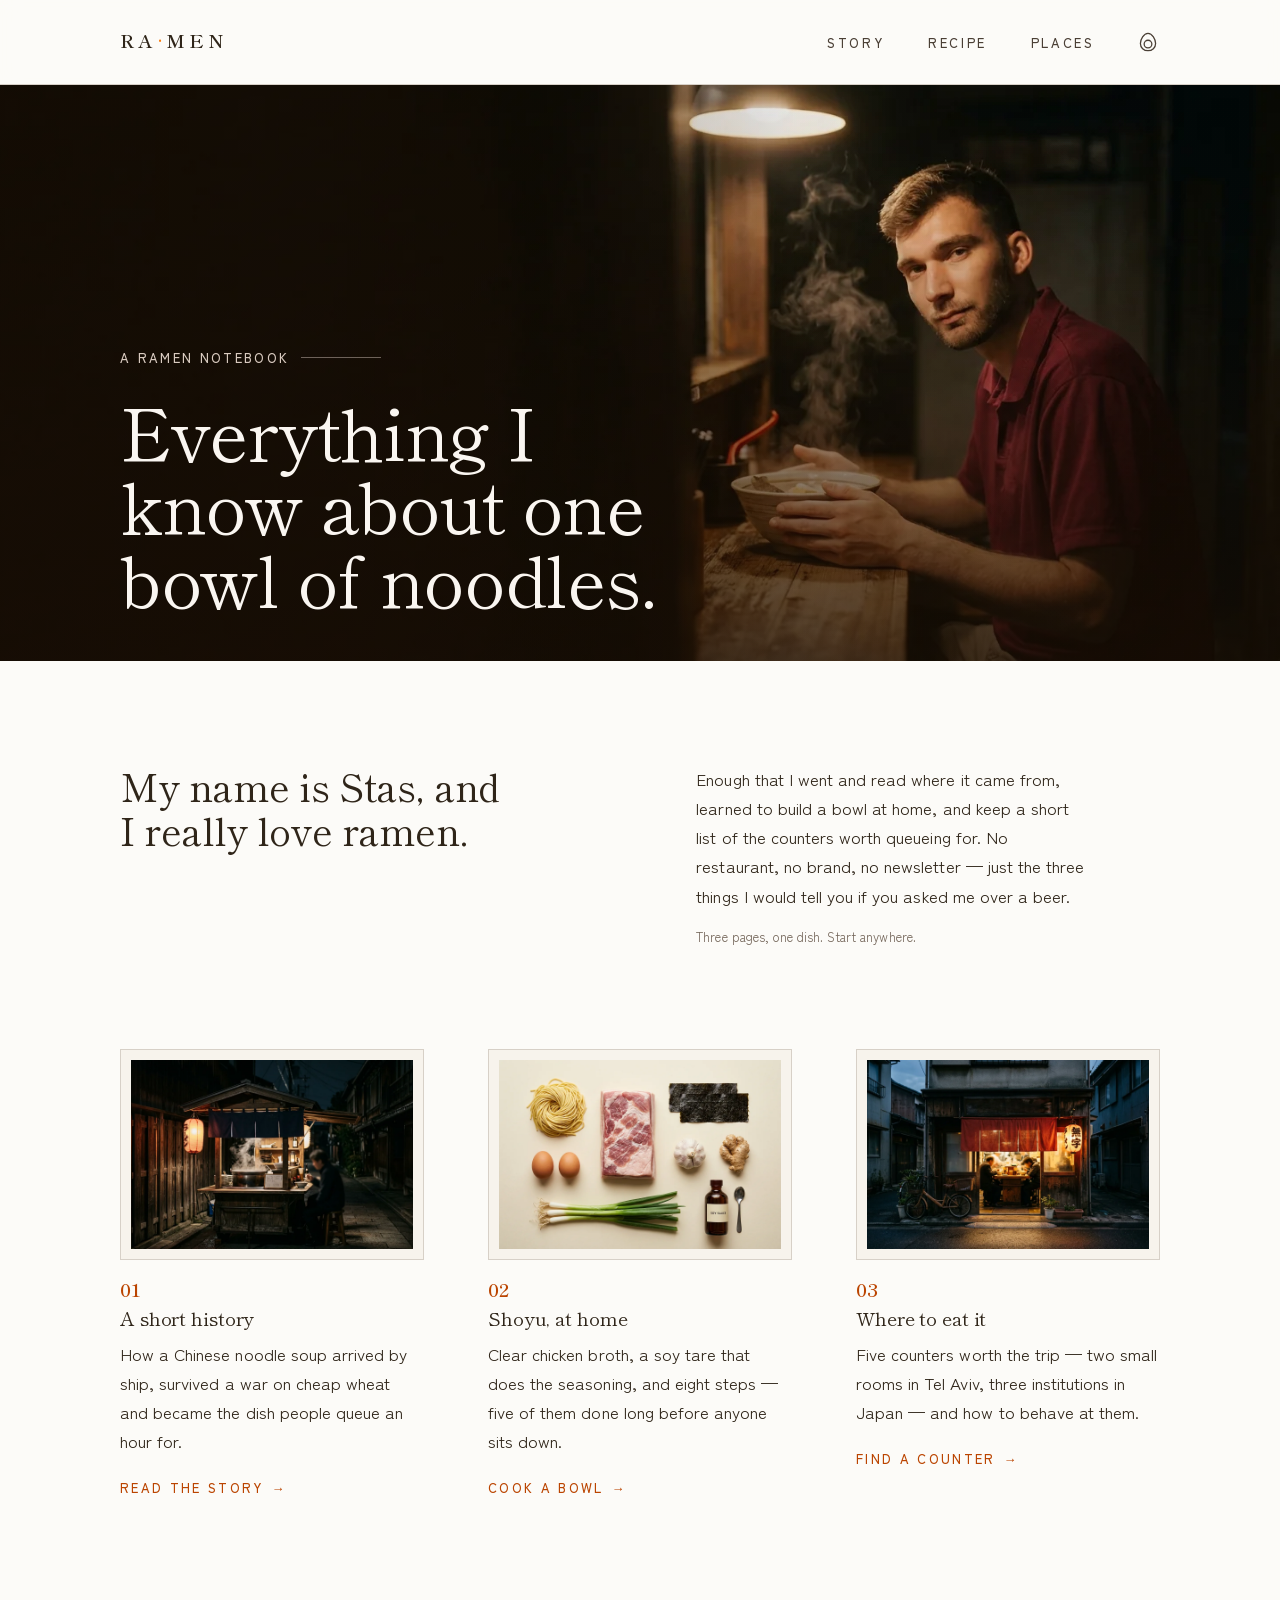
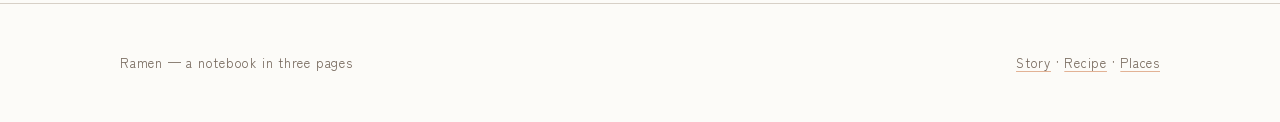
<file: index.html>
<!DOCTYPE html>
<html lang="en">
<head>
<meta charset="utf-8">
<meta name="viewport" content="width=device-width, initial-scale=1">
<title>Ramen — A Ramen Notebook</title>
<meta name="description" content="Stas's ramen notebook: where the bowl came from, how to build one at home, and the counters worth queueing for.">
<link rel="icon" href="images/bowl-top.svg" type="image/svg+xml">
<meta name="theme-color" content="#fcfbf8" media="(prefers-color-scheme: light)">
<meta name="theme-color" content="#2f2519" media="(prefers-color-scheme: dark)">
<link rel="stylesheet" href="fonts.css">
<link rel="stylesheet" href="styles.css">
<script src="theme.js"></script>
</head>
<body>

<header class="site-head">
  <div class="wrap">
    <a class="logo" href="index.html">Ra<span>·</span>men</a>
    <div class="head-end">
      <nav aria-label="Main">
        <ul>
          <li><a href="story.html">Story</a></li>
          <li><a href="recipe.html">Recipe</a></li>
          <li><a href="places.html">Places</a></li>
        </ul>
      </nav>
      <button class="theme-toggle" type="button" aria-label="Switch to dark theme" title="Switch to dark theme">
        <svg viewBox="0 0 24 24" aria-hidden="true" focusable="false">
          <path class="egg-white" d="M12 2.5c4.6 0 8.3 6.6 8.3 11.2 0 4.5-3.7 7.8-8.3 7.8s-8.3-3.3-8.3-7.8C3.7 9.1 7.4 2.5 12 2.5Z"/>
          <circle class="egg-yolk" cx="12" cy="14.3" r="4.2"/>
        </svg>
      </button>
    </div>
  </div>
</header>

<main>

  <section class="banner">
    <picture>
      <source srcset="images/08-banner.webp" type="image/webp">
      <img src="images/08-banner.jpg" alt="Stas at a ramen counter after dark, holding a steaming bowl in both hands under a single warm lamp." width="1584" height="672" fetchpriority="high">
    </picture>
    <div class="wrap banner-text">
      <p class="eyebrow">A ramen notebook</p>
      <h1>Everything I know about one bowl of noodles.</h1>
    </div>
  </section>

  <div class="wrap">

    <section class="intro">
      <p class="pull">My name is Stas, and I really love ramen.</p>
      <div class="intro-body">
        <p>Enough that I went and read where it came from, learned to build a bowl at home, and keep a short list of the counters worth queueing for. No restaurant, no brand, no newsletter — just the three things I would tell you if you asked me over a beer.</p>
        <p class="note">Three pages, one dish. Start anywhere.</p>
      </div>
    </section>

    <section class="cards">
      <a class="card" href="story.html">
        <span class="card-art">
          <picture>
            <source srcset="images/02-yatai-night.webp" type="image/webp">
            <img src="images/02-yatai-night.jpg" alt="" width="1264" height="848" loading="lazy" decoding="async">
          </picture>
        </span>
        <span class="num">01</span>
        <h3>A short history</h3>
        <p>How a Chinese noodle soup arrived by ship, survived a war on cheap wheat and became the dish people queue an hour for.</p>
        <span class="card-go">Read the story <span aria-hidden="true">→</span></span>
      </a>

      <a class="card" href="recipe.html">
        <span class="card-art">
          <picture>
            <source srcset="images/04-ingredients.webp" type="image/webp">
            <img src="images/04-ingredients.jpg" alt="" width="1264" height="848" loading="lazy" decoding="async">
          </picture>
        </span>
        <span class="num">02</span>
        <h3>Shoyu, at home</h3>
        <p>Clear chicken broth, a soy tare that does the seasoning, and eight steps — five of them done long before anyone sits down.</p>
        <span class="card-go">Cook a bowl <span aria-hidden="true">→</span></span>
      </a>

      <a class="card" href="places.html">
        <span class="card-art">
          <picture>
            <source srcset="images/06-shopfront.webp" type="image/webp">
            <img src="images/06-shopfront.jpg" alt="" width="1264" height="848" loading="lazy" decoding="async">
          </picture>
        </span>
        <span class="num">03</span>
        <h3>Where to eat it</h3>
        <p>Five counters worth the trip — two small rooms in Tel Aviv, three institutions in Japan — and how to behave at them.</p>
        <span class="card-go">Find a counter <span aria-hidden="true">→</span></span>
      </a>
    </section>

  </div>
</main>

<footer class="site-foot">
  <div class="wrap">
    <span>Ramen — a notebook in three pages</span>
    <span><a href="story.html">Story</a> · <a href="recipe.html">Recipe</a> · <a href="places.html">Places</a></span>
  </div>
</footer>

</body>
</html>
</file>
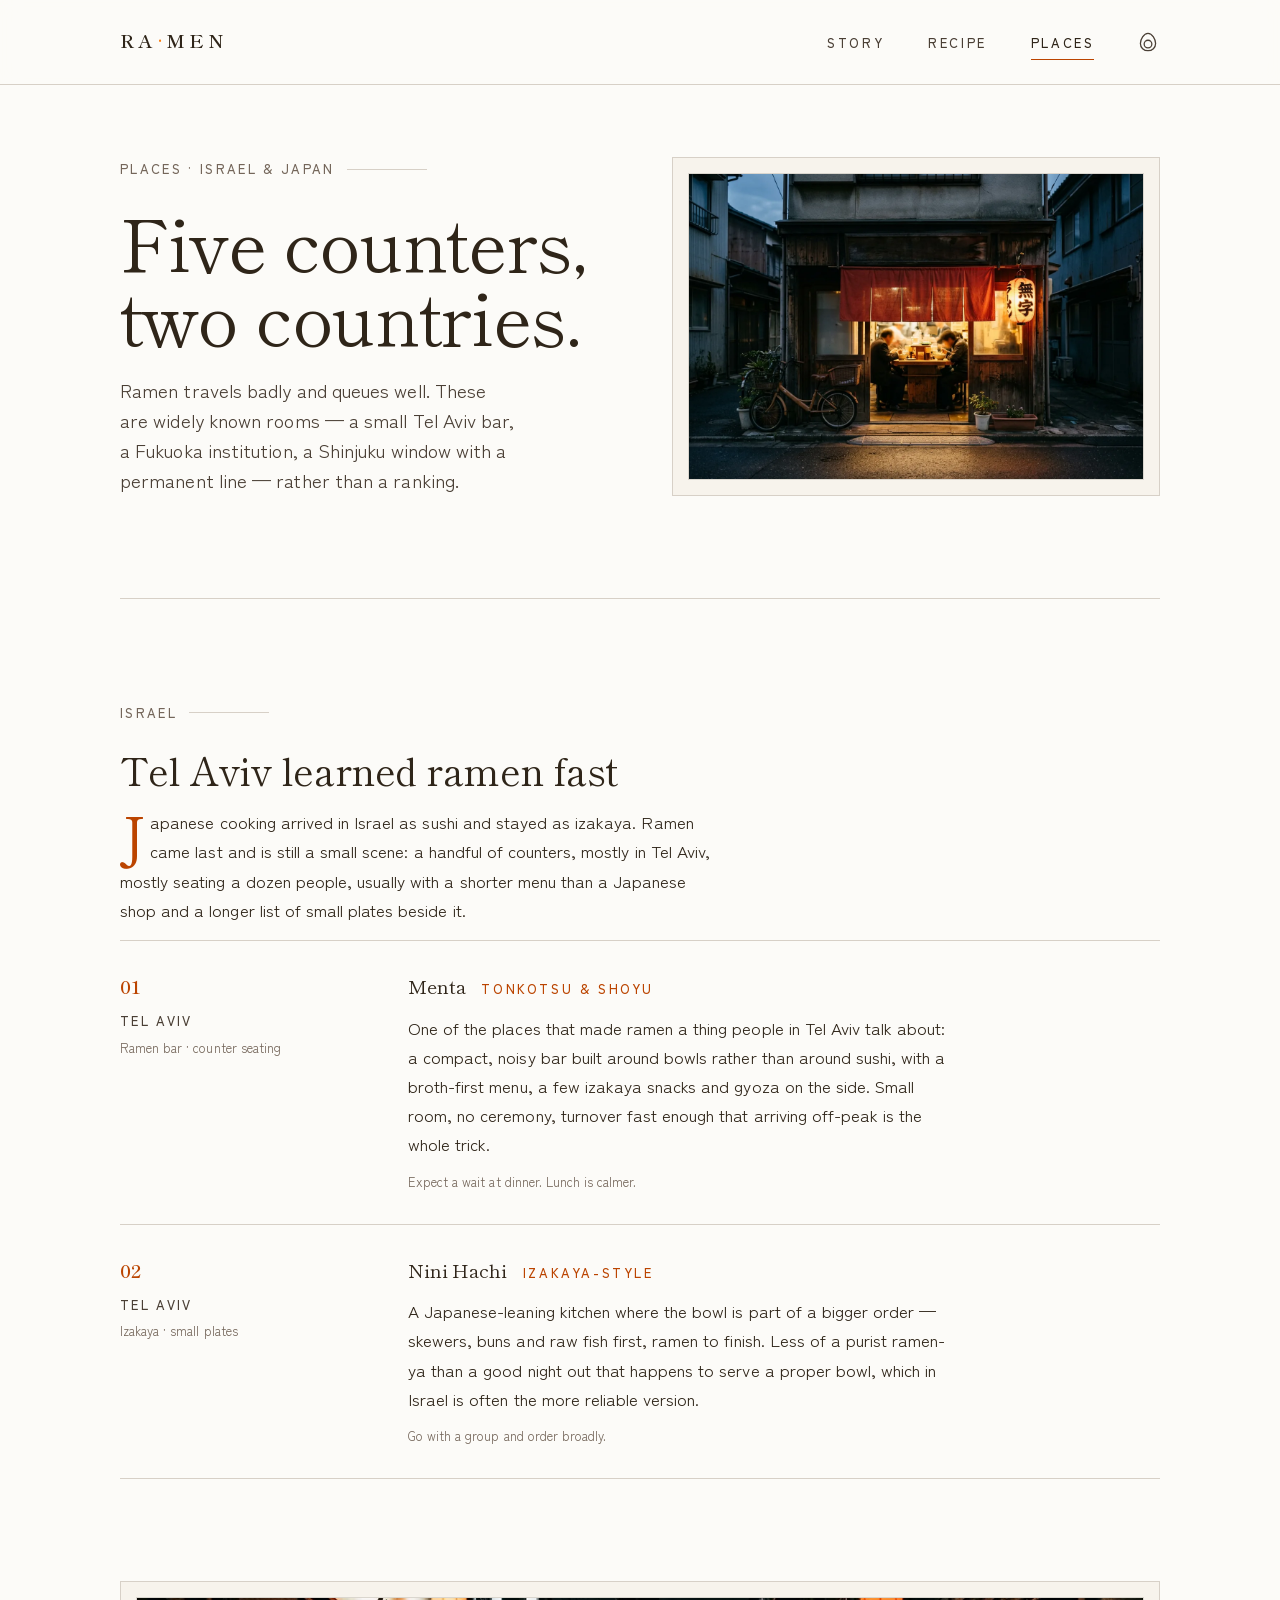
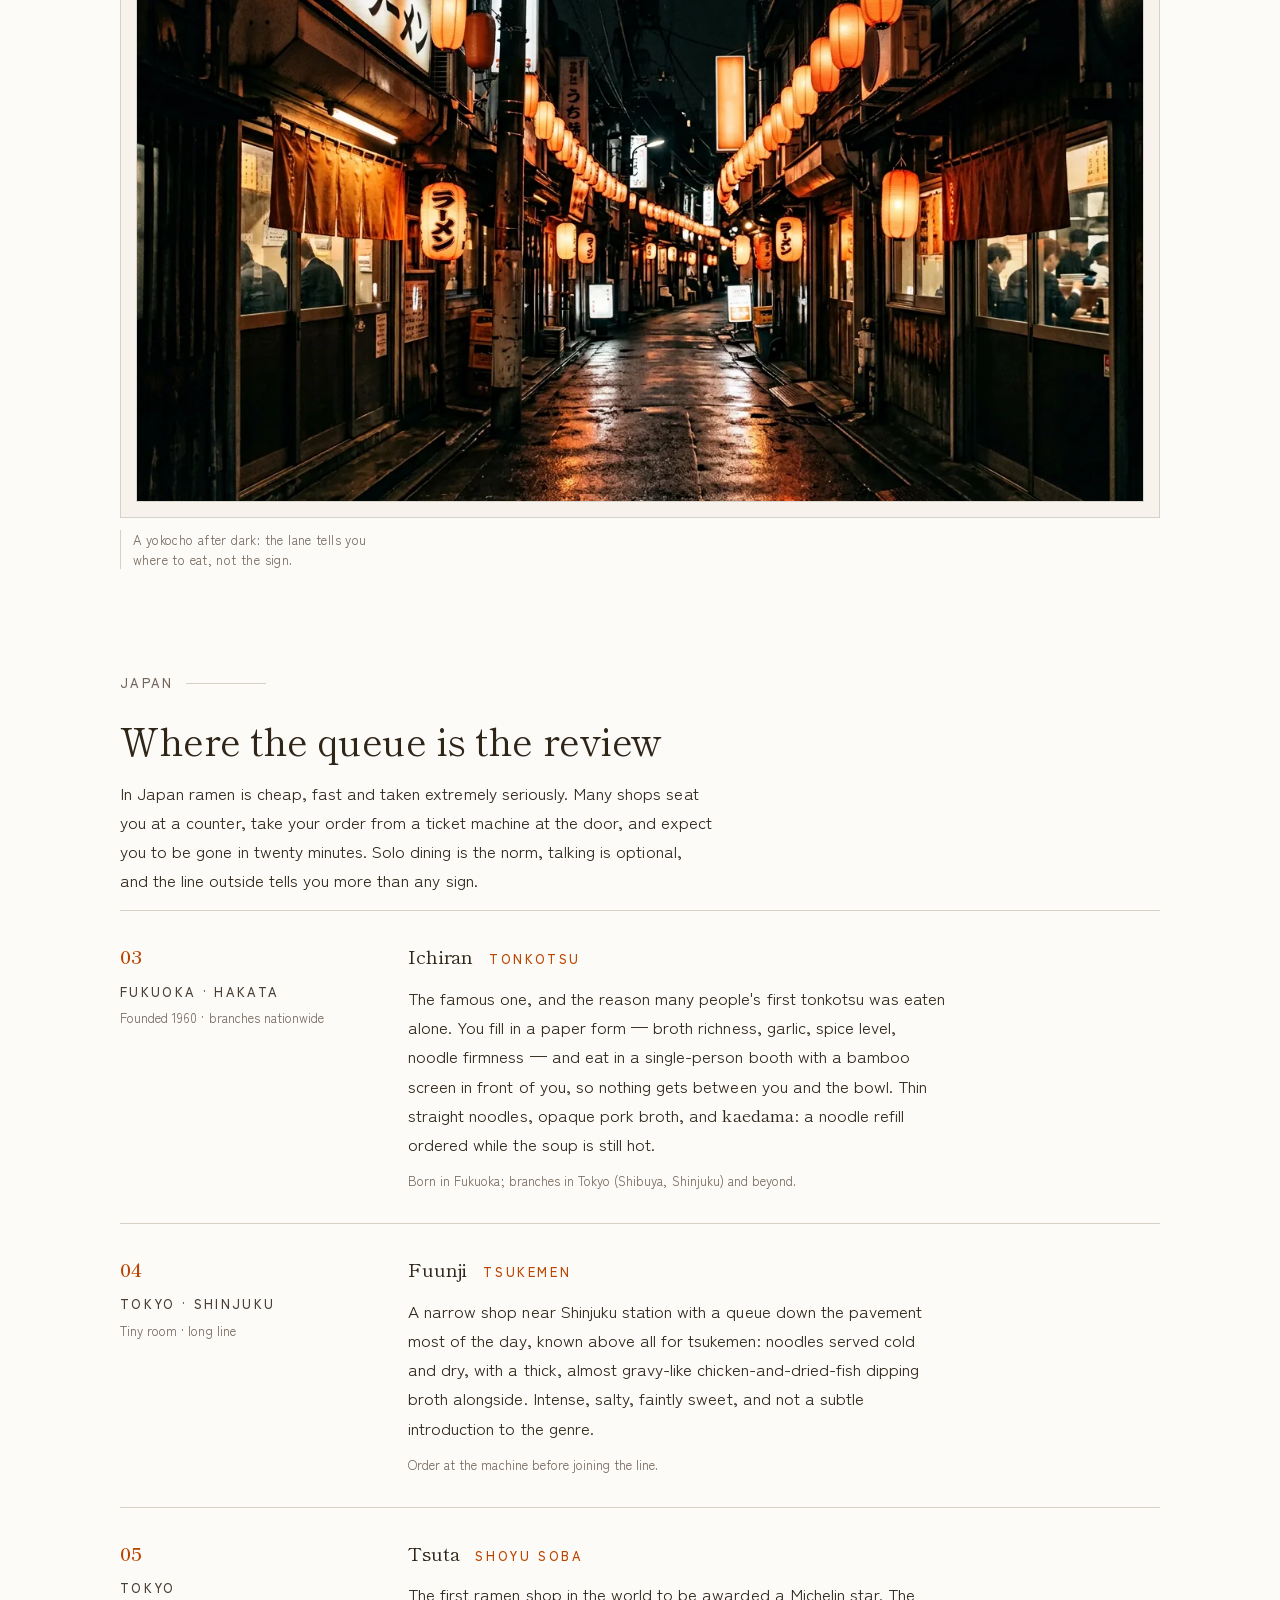
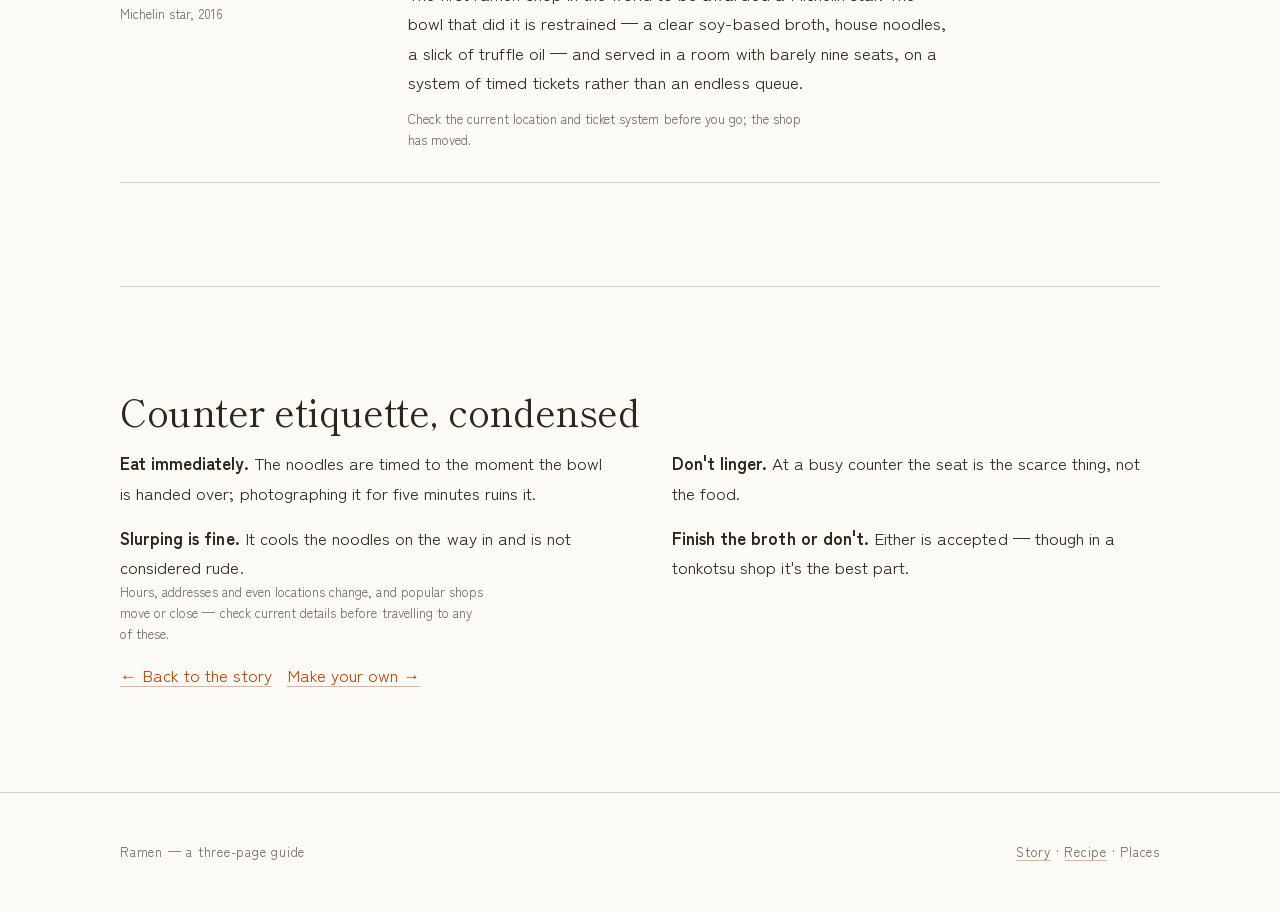
<file: places.html>
<!DOCTYPE html>
<html lang="en">
<head>
<meta charset="utf-8">
<meta name="viewport" content="width=device-width, initial-scale=1">
<title>Ramen — Where to Eat It</title>
<meta name="description" content="A few well-known ramen places worth a queue: two in Israel, three in Japan.">
<link rel="icon" href="images/bowl-top.svg" type="image/svg+xml">
<meta name="theme-color" content="#fcfbf8" media="(prefers-color-scheme: light)">
<meta name="theme-color" content="#2f2519" media="(prefers-color-scheme: dark)">
<link rel="stylesheet" href="fonts.css">
<link rel="stylesheet" href="styles.css">
<script src="theme.js"></script>
</head>
<body>

<header class="site-head">
  <div class="wrap">
    <a class="logo" href="index.html">Ra<span>·</span>men</a>
    <div class="head-end">
      <nav aria-label="Main">
        <ul>
          <li><a href="story.html">Story</a></li>
          <li><a href="recipe.html">Recipe</a></li>
          <li><a href="places.html" aria-current="page">Places</a></li>
        </ul>
      </nav>
      <button class="theme-toggle" type="button" aria-label="Switch to dark theme" title="Switch to dark theme">
        <svg viewBox="0 0 24 24" aria-hidden="true" focusable="false">
          <path class="egg-white" d="M12 2.5c4.6 0 8.3 6.6 8.3 11.2 0 4.5-3.7 7.8-8.3 7.8s-8.3-3.3-8.3-7.8C3.7 9.1 7.4 2.5 12 2.5Z"/>
          <circle class="egg-yolk" cx="12" cy="14.3" r="4.2"/>
        </svg>
      </button>
    </div>
  </div>
</header>

<main>
  <div class="wrap">

    <section class="hero">
      <div>
        <p class="eyebrow">Places · Israel &amp; Japan</p>
        <h1>Five counters, two countries.</h1>
        <p class="lead">Ramen travels badly and queues well. These are widely known rooms — a small Tel Aviv bar, a Fukuoka institution, a Shinjuku window with a permanent line — rather than a ranking.</p>
      </div>
      <figure class="hero-art">
        <div class="frame">
          <picture>
            <source srcset="images/06-shopfront.webp" type="image/webp">
            <img src="images/06-shopfront.jpg" alt="A small ramen shop at dusk: a red noren curtain hanging in the doorway, a lantern lit beside it, customers at the counter inside." width="1264" height="848" fetchpriority="high">
          </picture>
        </div>
      </figure>
    </section>

    <hr class="rule">

    <section>
      <p class="eyebrow">Israel</p>
      <h2>Tel Aviv learned ramen fast</h2>
      <p class="dropcap">Japanese cooking arrived in Israel as sushi and stayed as izakaya. Ramen came last and is still a small scene: a handful of counters, mostly in Tel Aviv, mostly seating a dozen people, usually with a shorter menu than a Japanese shop and a longer list of small plates beside it.</p>

      <ul class="places">
        <li class="place">
          <div>
            <p class="eyebrow">Tel Aviv</p>
            <p class="note">Ramen bar · counter seating</p>
          </div>
          <div>
            <div class="place-head">
              <h3>Menta</h3>
              <span class="tag">Tonkotsu &amp; shoyu</span>
            </div>
            <p>One of the places that made ramen a thing people in Tel Aviv talk about: a compact, noisy bar built around bowls rather than around sushi, with a broth-first menu, a few izakaya snacks and gyoza on the side. Small room, no ceremony, turnover fast enough that arriving off-peak is the whole trick.</p>
            <p class="note">Expect a wait at dinner. Lunch is calmer.</p>
          </div>
        </li>
        <li class="place">
          <div>
            <p class="eyebrow">Tel Aviv</p>
            <p class="note">Izakaya · small plates</p>
          </div>
          <div>
            <div class="place-head">
              <h3>Nini Hachi</h3>
              <span class="tag">Izakaya-style</span>
            </div>
            <p>A Japanese-leaning kitchen where the bowl is part of a bigger order — skewers, buns and raw fish first, ramen to finish. Less of a purist ramen-ya than a good night out that happens to serve a proper bowl, which in Israel is often the more reliable version.</p>
            <p class="note">Go with a group and order broadly.</p>
          </div>
        </li>
      </ul>
    </section>

    <figure class="figure-band">
      <div class="frame">
        <picture>
          <source srcset="images/07-alley-panorama.webp" type="image/webp">
          <img src="images/07-alley-panorama.jpg" alt="A narrow alley of ramen shops at night, paper lanterns receding into the distance above wet asphalt." width="1264" height="632" loading="lazy" decoding="async">
        </picture>
      </div>
      <figcaption>A yokocho after dark: the lane tells you where to eat, not the sign.</figcaption>
    </figure>

    <section>
      <p class="eyebrow">Japan</p>
      <h2>Where the queue is the review</h2>
      <p>In Japan ramen is cheap, fast and taken extremely seriously. Many shops seat you at a counter, take your order from a ticket machine at the door, and expect you to be gone in twenty minutes. Solo dining is the norm, talking is optional, and the line outside tells you more than any sign.</p>

      <ul class="places">
        <li class="place">
          <div>
            <p class="eyebrow">Fukuoka · Hakata</p>
            <p class="note">Founded 1960 · branches nationwide</p>
          </div>
          <div>
            <div class="place-head">
              <h3>Ichiran</h3>
              <span class="tag">Tonkotsu</span>
            </div>
            <p>The famous one, and the reason many people's first tonkotsu was eaten alone. You fill in a paper form — broth richness, garlic, spice level, noodle firmness — and eat in a single-person booth with a bamboo screen in front of you, so nothing gets between you and the bowl. Thin straight noodles, opaque pork broth, and <em>kaedama</em>: a noodle refill ordered while the soup is still hot.</p>
            <p class="note">Born in Fukuoka; branches in Tokyo (Shibuya, Shinjuku) and beyond.</p>
          </div>
        </li>
        <li class="place">
          <div>
            <p class="eyebrow">Tokyo · Shinjuku</p>
            <p class="note">Tiny room · long line</p>
          </div>
          <div>
            <div class="place-head">
              <h3>Fuunji</h3>
              <span class="tag">Tsukemen</span>
            </div>
            <p>A narrow shop near Shinjuku station with a queue down the pavement most of the day, known above all for tsukemen: noodles served cold and dry, with a thick, almost gravy-like chicken-and-dried-fish dipping broth alongside. Intense, salty, faintly sweet, and not a subtle introduction to the genre.</p>
            <p class="note">Order at the machine before joining the line.</p>
          </div>
        </li>
        <li class="place">
          <div>
            <p class="eyebrow">Tokyo</p>
            <p class="note">Michelin star, 2016</p>
          </div>
          <div>
            <div class="place-head">
              <h3>Tsuta</h3>
              <span class="tag">Shoyu soba</span>
            </div>
            <p>The first ramen shop in the world to be awarded a Michelin star. The bowl that did it is restrained — a clear soy-based broth, house noodles, a slick of truffle oil — and served in a room with barely nine seats, on a system of timed tickets rather than an endless queue.</p>
            <p class="note">Check the current location and ticket system before you go; the shop has moved.</p>
          </div>
        </li>
      </ul>
    </section>

    <hr class="rule">

    <section>
      <h2>Counter etiquette, condensed</h2>
      <div class="cols-2">
        <div>
          <p><strong>Eat immediately.</strong> The noodles are timed to the moment the bowl is handed over; photographing it for five minutes ruins it.</p>
          <p><strong>Slurping is fine.</strong> It cools the noodles on the way in and is not considered rude.</p>
        </div>
        <div>
          <p><strong>Don't linger.</strong> At a busy counter the seat is the scarce thing, not the food.</p>
          <p><strong>Finish the broth or don't.</strong> Either is accepted — though in a tonkotsu shop it's the best part.</p>
        </div>
      </div>
      <p class="note">Hours, addresses and even locations change, and popular shops move or close — check current details before travelling to any of these.</p>
      <p><a href="story.html">← Back to the story</a> &nbsp; <a href="recipe.html">Make your own →</a></p>
    </section>

  </div>
</main>

<footer class="site-foot">
  <div class="wrap">
    <span>Ramen — a three-page guide</span>
    <span><a href="story.html">Story</a> · <a href="recipe.html">Recipe</a> · Places</span>
  </div>
</footer>

</body>
</html>
</file>
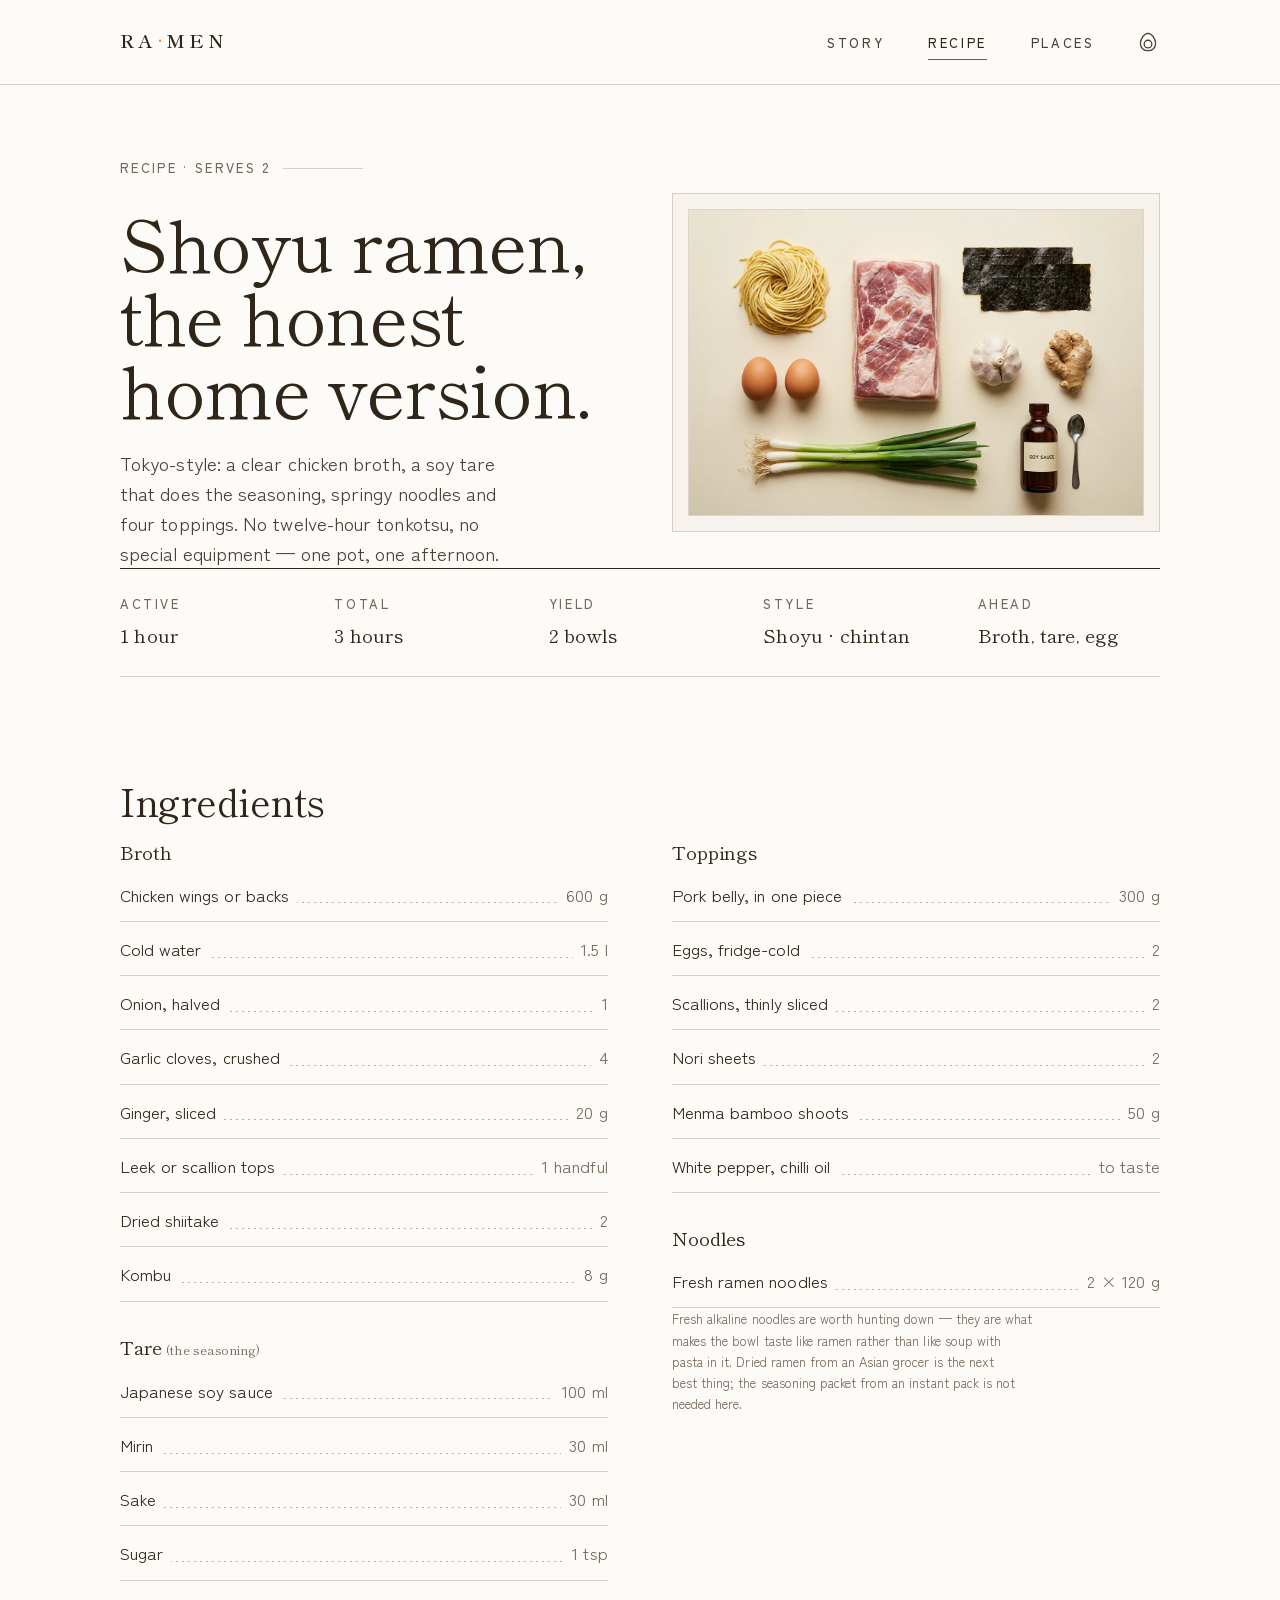
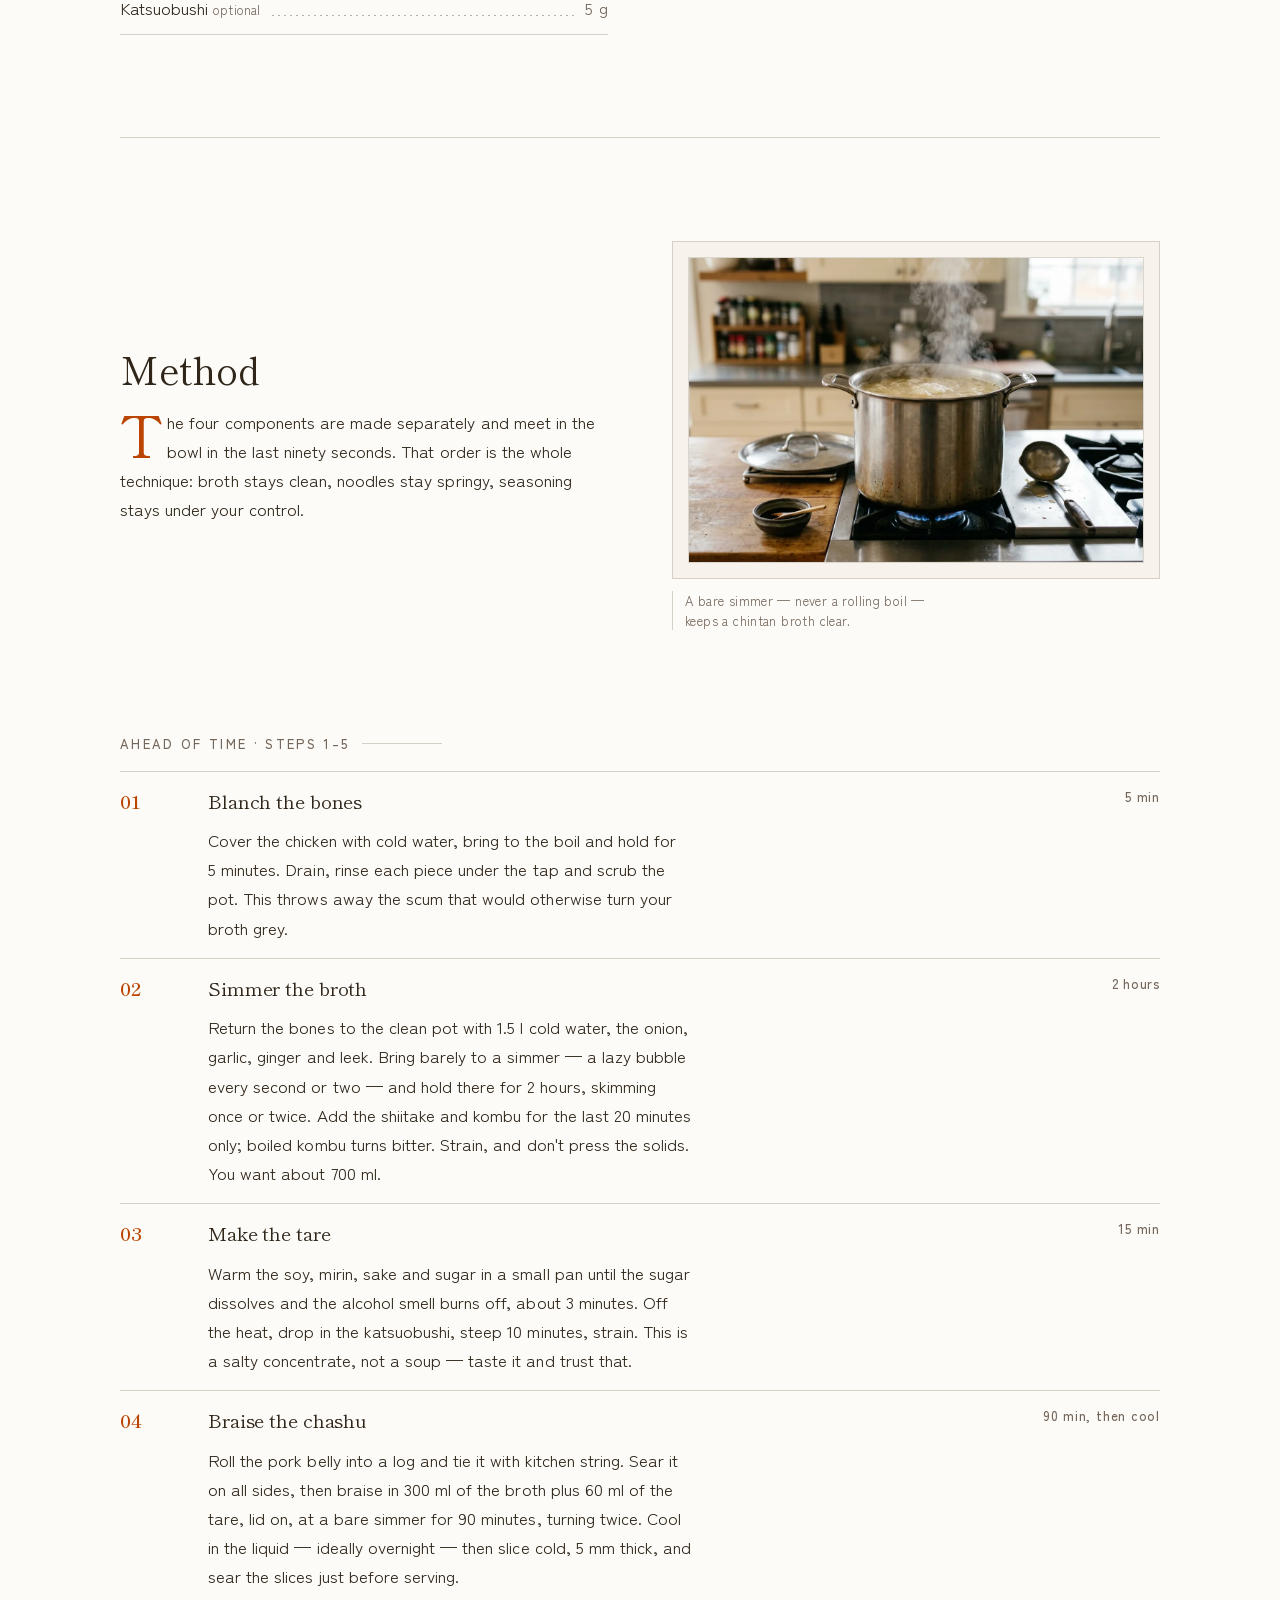
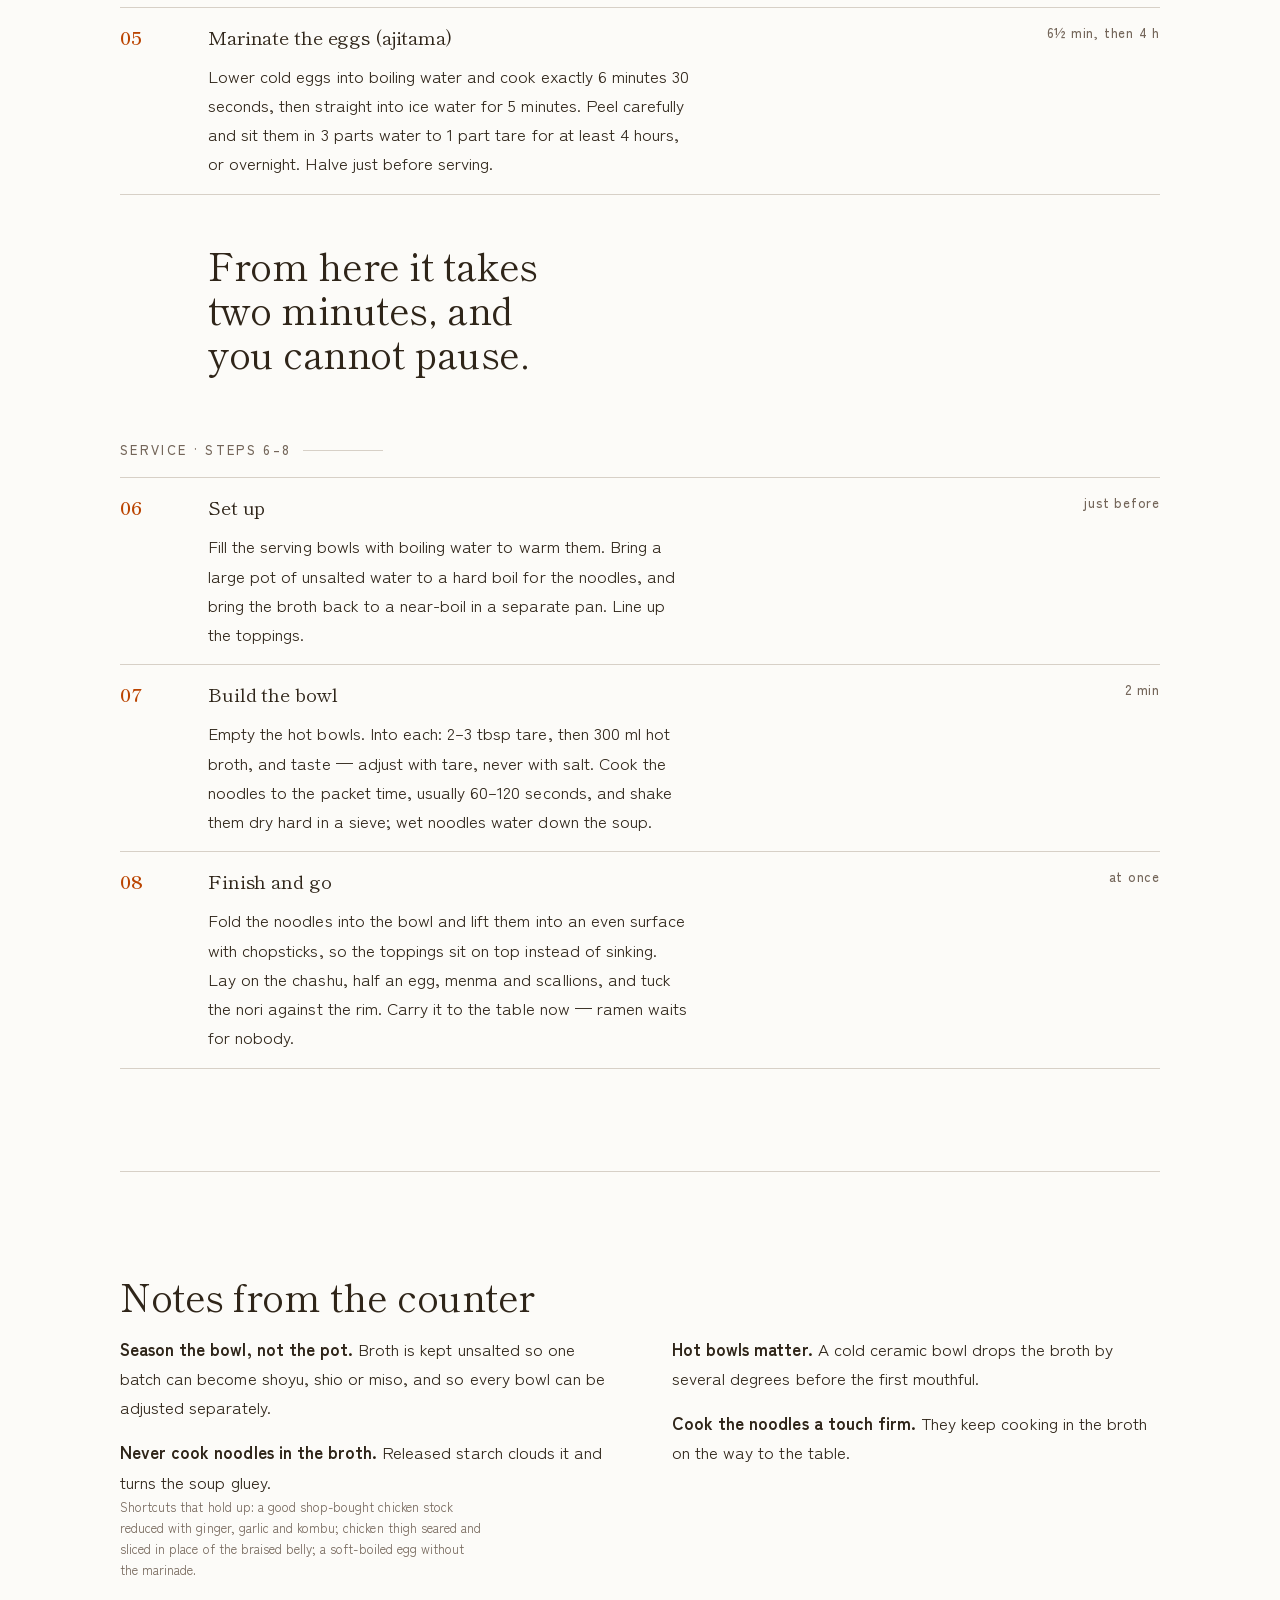
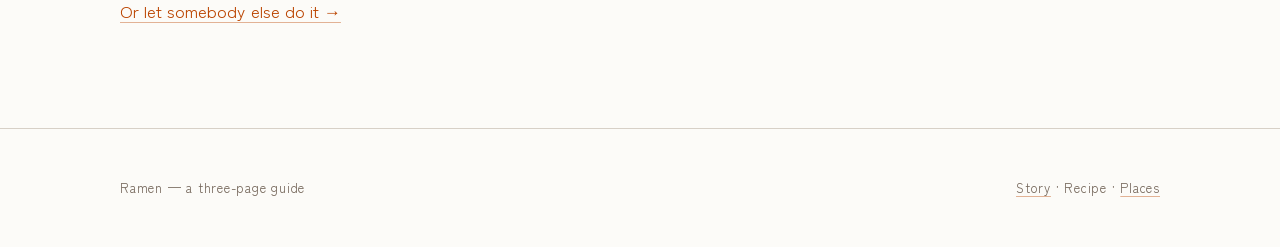
<file: recipe.html>
<!DOCTYPE html>
<html lang="en">
<head>
<meta charset="utf-8">
<meta name="viewport" content="width=device-width, initial-scale=1">
<title>Ramen — Shoyu Recipe</title>
<meta name="description" content="A home recipe for Tokyo-style shoyu ramen: chicken broth, soy tare, marinated egg, chashu and noodles, for two bowls.">
<link rel="icon" href="images/bowl-top.svg" type="image/svg+xml">
<meta name="theme-color" content="#fcfbf8" media="(prefers-color-scheme: light)">
<meta name="theme-color" content="#2f2519" media="(prefers-color-scheme: dark)">
<link rel="stylesheet" href="fonts.css">
<link rel="stylesheet" href="styles.css">
<script src="theme.js"></script>
</head>
<body>

<header class="site-head">
  <div class="wrap">
    <a class="logo" href="index.html">Ra<span>·</span>men</a>
    <div class="head-end">
      <nav aria-label="Main">
        <ul>
          <li><a href="story.html">Story</a></li>
          <li><a href="recipe.html" aria-current="page">Recipe</a></li>
          <li><a href="places.html">Places</a></li>
        </ul>
      </nav>
      <button class="theme-toggle" type="button" aria-label="Switch to dark theme" title="Switch to dark theme">
        <svg viewBox="0 0 24 24" aria-hidden="true" focusable="false">
          <path class="egg-white" d="M12 2.5c4.6 0 8.3 6.6 8.3 11.2 0 4.5-3.7 7.8-8.3 7.8s-8.3-3.3-8.3-7.8C3.7 9.1 7.4 2.5 12 2.5Z"/>
          <circle class="egg-yolk" cx="12" cy="14.3" r="4.2"/>
        </svg>
      </button>
    </div>
  </div>
</header>

<main>
  <div class="wrap">

    <section class="hero">
      <div>
        <p class="eyebrow">Recipe · serves 2</p>
        <h1>Shoyu ramen, the honest home version.</h1>
        <p class="lead">Tokyo-style: a clear chicken broth, a soy tare that does the seasoning, springy noodles and four toppings. No twelve-hour tonkotsu, no special equipment — one pot, one afternoon.</p>
      </div>
      <figure class="hero-art">
        <div class="frame">
          <picture>
            <source srcset="images/04-ingredients.webp" type="image/webp">
            <img src="images/04-ingredients.jpg" alt="Ramen ingredients laid out on cream: a nest of fresh noodles, two eggs, a slab of pork belly, scallions, sheets of nori, garlic, ginger and a bottle of soy sauce." width="1264" height="848" fetchpriority="high">
          </picture>
        </div>
      </figure>
    </section>

    <dl class="meta">
      <div><dt>Active</dt><dd>1 hour</dd></div>
      <div><dt>Total</dt><dd>3 hours</dd></div>
      <div><dt>Yield</dt><dd>2 bowls</dd></div>
      <div><dt>Style</dt><dd>Shoyu · chintan</dd></div>
      <div><dt>Ahead</dt><dd>Broth, tare, egg</dd></div>
    </dl>

    <section>
      <h2>Ingredients</h2>
      <div class="cols-2">
        <div>
          <h3>Broth</h3>
          <ul class="ingredients">
            <li><span>Chicken wings or backs</span><span class="qty">600 g</span></li>
            <li><span>Cold water</span><span class="qty">1.5 l</span></li>
            <li><span>Onion, halved</span><span class="qty">1</span></li>
            <li><span>Garlic cloves, crushed</span><span class="qty">4</span></li>
            <li><span>Ginger, sliced</span><span class="qty">20 g</span></li>
            <li><span>Leek or scallion tops</span><span class="qty">1 handful</span></li>
            <li><span>Dried shiitake</span><span class="qty">2</span></li>
            <li><span>Kombu</span><span class="qty">8 g</span></li>
          </ul>

          <h3>Tare <span class="note">(the seasoning)</span></h3>
          <ul class="ingredients">
            <li><span>Japanese soy sauce</span><span class="qty">100 ml</span></li>
            <li><span>Mirin</span><span class="qty">30 ml</span></li>
            <li><span>Sake</span><span class="qty">30 ml</span></li>
            <li><span>Sugar</span><span class="qty">1 tsp</span></li>
            <li><span>Katsuobushi <span class="note">optional</span></span><span class="qty">5 g</span></li>
          </ul>
        </div>
        <div>
          <h3>Toppings</h3>
          <ul class="ingredients">
            <li><span>Pork belly, in one piece</span><span class="qty">300 g</span></li>
            <li><span>Eggs, fridge-cold</span><span class="qty">2</span></li>
            <li><span>Scallions, thinly sliced</span><span class="qty">2</span></li>
            <li><span>Nori sheets</span><span class="qty">2</span></li>
            <li><span>Menma bamboo shoots</span><span class="qty">50 g</span></li>
            <li><span>White pepper, chilli oil</span><span class="qty">to taste</span></li>
          </ul>

          <h3>Noodles</h3>
          <ul class="ingredients">
            <li><span>Fresh ramen noodles</span><span class="qty">2 × 120 g</span></li>
          </ul>
          <p class="note">Fresh alkaline noodles are worth hunting down — they are what makes the bowl taste like ramen rather than like soup with pasta in it. Dried ramen from an Asian grocer is the next best thing; the seasoning packet from an instant pack is not needed here.</p>
        </div>
      </div>
    </section>

    <hr class="rule">

    <section class="split">
      <div>
        <h2>Method</h2>
        <p class="dropcap">The four components are made separately and meet in the bowl in the last ninety seconds. That order is the whole technique: broth stays clean, noodles stay springy, seasoning stays under your control.</p>
      </div>
      <figure>
        <div class="frame">
          <picture>
            <source srcset="images/05-broth-pot.webp" type="image/webp">
            <img src="images/05-broth-pot.jpg" alt="A stockpot of chicken broth at a bare simmer on the stove, a ladle and a small dish of tare beside it." width="1264" height="848" loading="lazy" decoding="async">
          </picture>
        </div>
        <figcaption>A bare simmer — never a rolling boil — keeps a chintan broth clear.</figcaption>
      </figure>
    </section>

    <section>
      <div class="phase">
        <p class="eyebrow">Ahead of time · steps 1–5</p>
        <ol class="steps">
          <li>
            <h3>Blanch the bones</h3>
            <p>Cover the chicken with cold water, bring to the boil and hold for 5 minutes. Drain, rinse each piece under the tap and scrub the pot. This throws away the scum that would otherwise turn your broth grey.</p>
            <p class="clock">5 min</p>
          </li>
          <li>
            <h3>Simmer the broth</h3>
            <p>Return the bones to the clean pot with 1.5 l cold water, the onion, garlic, ginger and leek. Bring barely to a simmer — a lazy bubble every second or two — and hold there for 2 hours, skimming once or twice. Add the shiitake and kombu for the last 20 minutes only; boiled kombu turns bitter. Strain, and don't press the solids. You want about 700 ml.</p>
            <p class="clock">2 hours</p>
          </li>
          <li>
            <h3>Make the tare</h3>
            <p>Warm the soy, mirin, sake and sugar in a small pan until the sugar dissolves and the alcohol smell burns off, about 3 minutes. Off the heat, drop in the katsuobushi, steep 10 minutes, strain. This is a salty concentrate, not a soup — taste it and trust that.</p>
            <p class="clock">15 min</p>
          </li>
          <li>
            <h3>Braise the chashu</h3>
            <p>Roll the pork belly into a log and tie it with kitchen string. Sear it on all sides, then braise in 300 ml of the broth plus 60 ml of the tare, lid on, at a bare simmer for 90 minutes, turning twice. Cool in the liquid — ideally overnight — then slice cold, 5 mm thick, and sear the slices just before serving.</p>
            <p class="clock">90 min, then cool</p>
          </li>
          <li>
            <h3>Marinate the eggs (ajitama)</h3>
            <p>Lower cold eggs into boiling water and cook exactly 6 minutes 30 seconds, then straight into ice water for 5 minutes. Peel carefully and sit them in 3 parts water to 1 part tare for at least 4 hours, or overnight. Halve just before serving.</p>
            <p class="clock">6½ min, then 4 h</p>
          </li>
        </ol>
      </div>

      <p class="pull">From here it takes two minutes, and you cannot pause.</p>

      <div class="phase">
        <p class="eyebrow">Service · steps 6–8</p>
        <ol class="steps" start="6">
          <li>
            <h3>Set up</h3>
            <p>Fill the serving bowls with boiling water to warm them. Bring a large pot of unsalted water to a hard boil for the noodles, and bring the broth back to a near-boil in a separate pan. Line up the toppings.</p>
            <p class="clock">just before</p>
          </li>
          <li>
            <h3>Build the bowl</h3>
            <p>Empty the hot bowls. Into each: 2–3 tbsp tare, then 300 ml hot broth, and taste — adjust with tare, never with salt. Cook the noodles to the packet time, usually 60–120 seconds, and shake them dry hard in a sieve; wet noodles water down the soup.</p>
            <p class="clock">2 min</p>
          </li>
          <li>
            <h3>Finish and go</h3>
            <p>Fold the noodles into the bowl and lift them into an even surface with chopsticks, so the toppings sit on top instead of sinking. Lay on the chashu, half an egg, menma and scallions, and tuck the nori against the rim. Carry it to the table now — ramen waits for nobody.</p>
            <p class="clock">at once</p>
          </li>
        </ol>
      </div>
    </section>
    <hr class="rule">

    <section>
      <h2>Notes from the counter</h2>
      <div class="cols-2">
        <div>
          <p><strong>Season the bowl, not the pot.</strong> Broth is kept unsalted so one batch can become shoyu, shio or miso, and so every bowl can be adjusted separately.</p>
          <p><strong>Never cook noodles in the broth.</strong> Released starch clouds it and turns the soup gluey.</p>
        </div>
        <div>
          <p><strong>Hot bowls matter.</strong> A cold ceramic bowl drops the broth by several degrees before the first mouthful.</p>
          <p><strong>Cook the noodles a touch firm.</strong> They keep cooking in the broth on the way to the table.</p>
        </div>
      </div>
      <p class="note">Shortcuts that hold up: a good shop-bought chicken stock reduced with ginger, garlic and kombu; chicken thigh seared and sliced in place of the braised belly; a soft-boiled egg without the marinade.</p>
      <p><a href="places.html">Or let somebody else do it →</a></p>
    </section>

  </div>
</main>

<footer class="site-foot">
  <div class="wrap">
    <span>Ramen — a three-page guide</span>
    <span><a href="story.html">Story</a> · Recipe · <a href="places.html">Places</a></span>
  </div>
</footer>

</body>
</html>
</file>
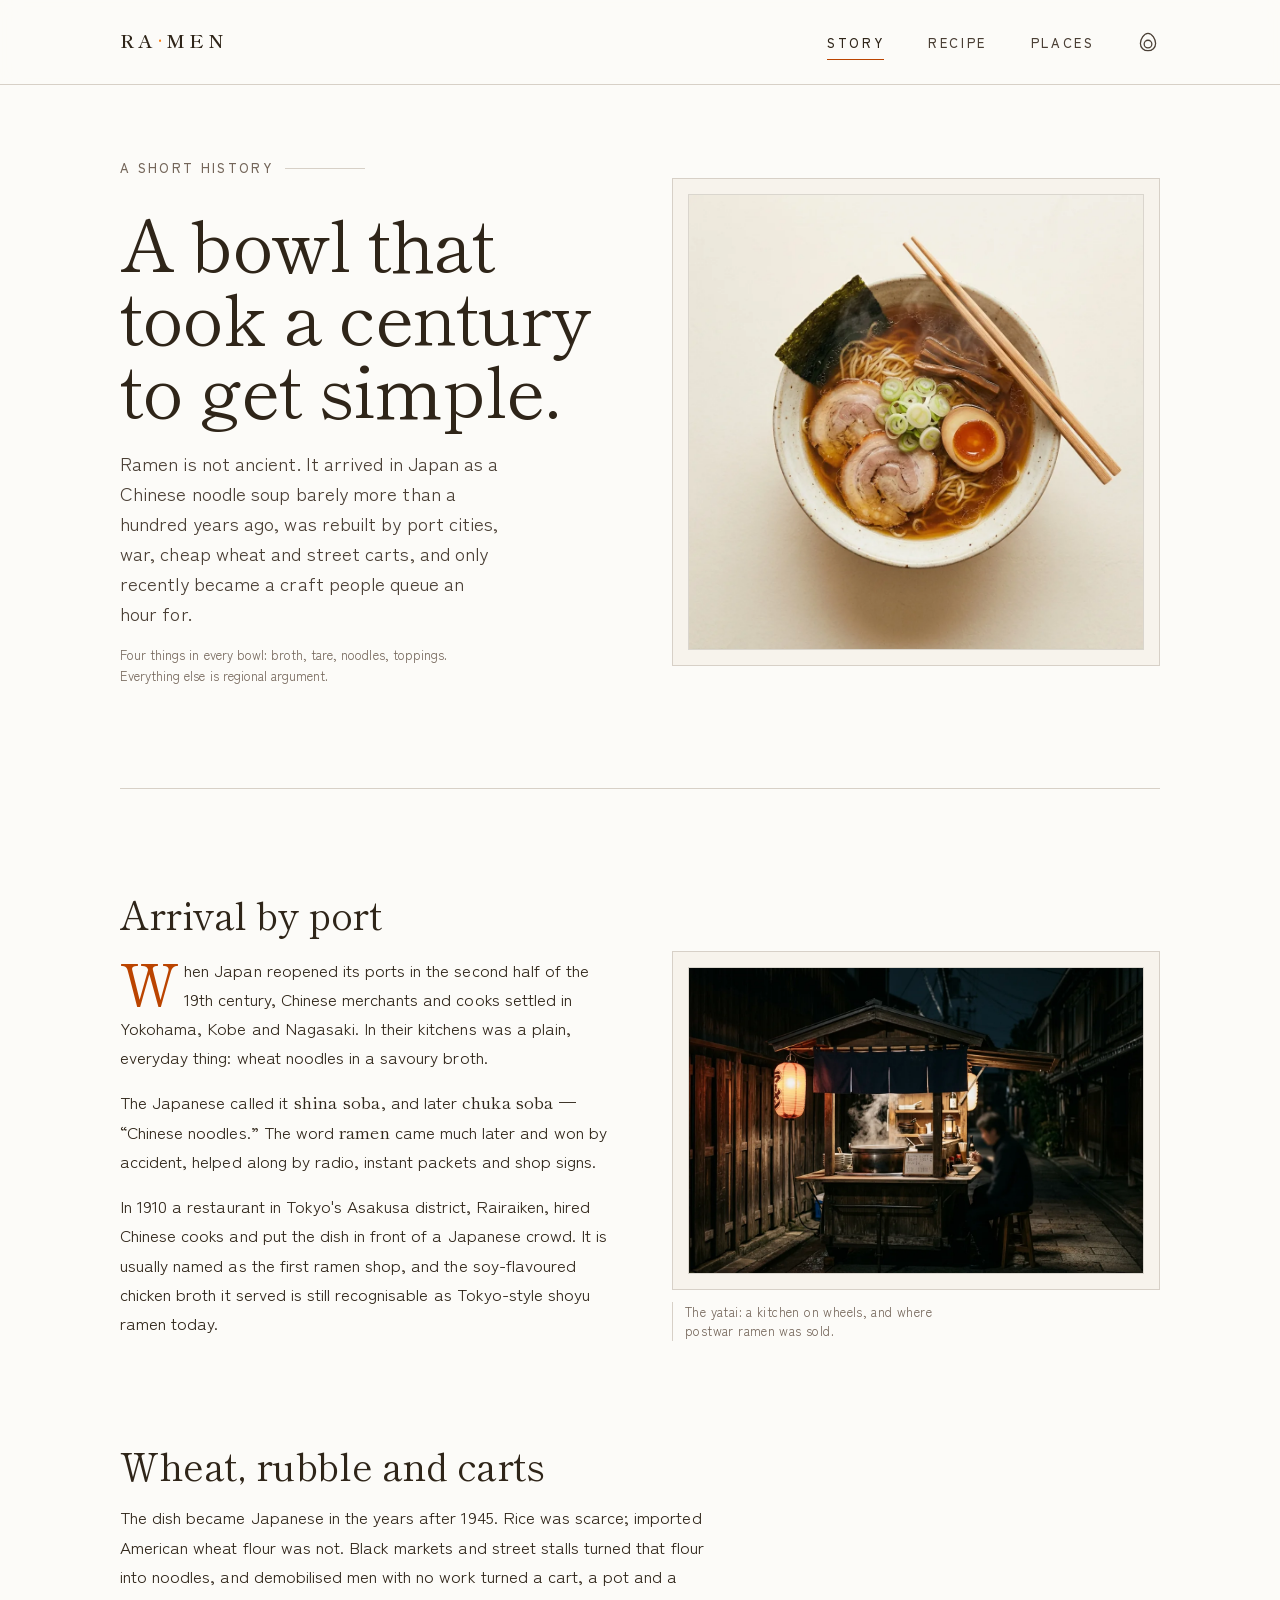
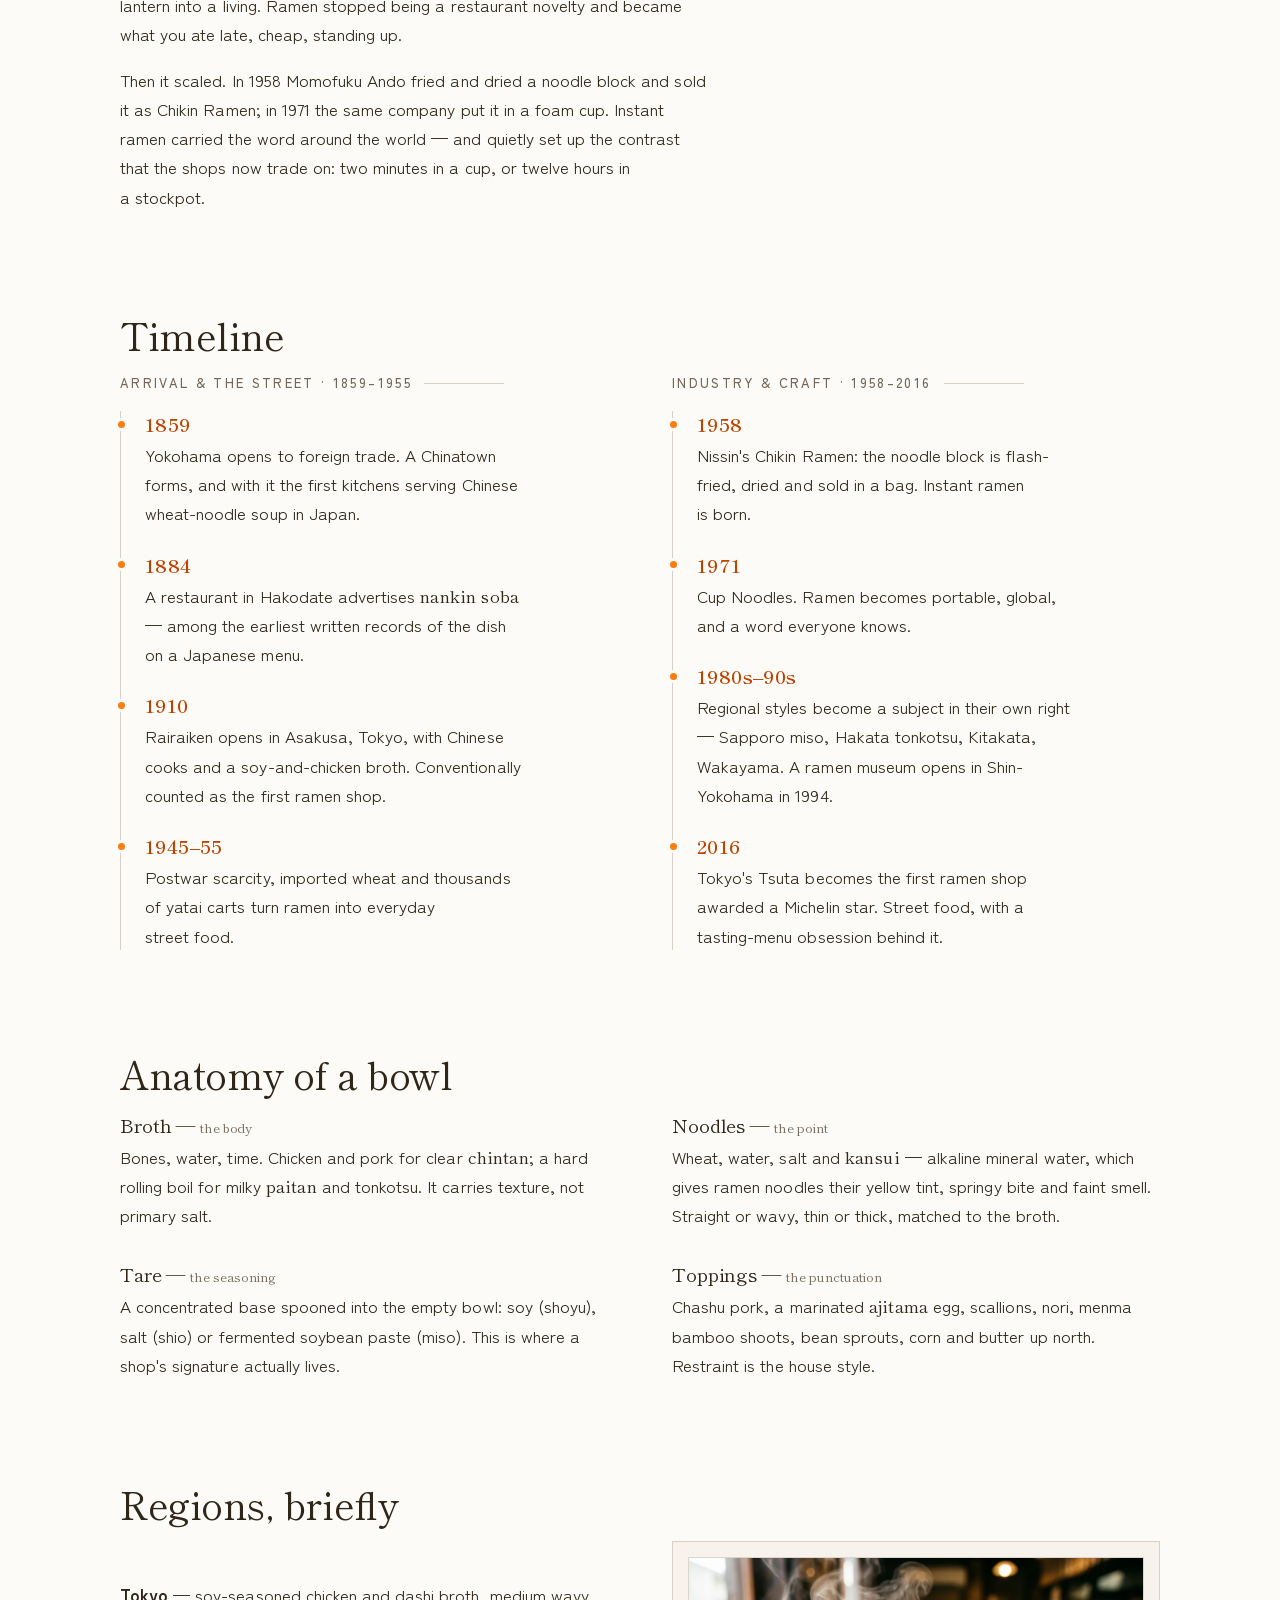
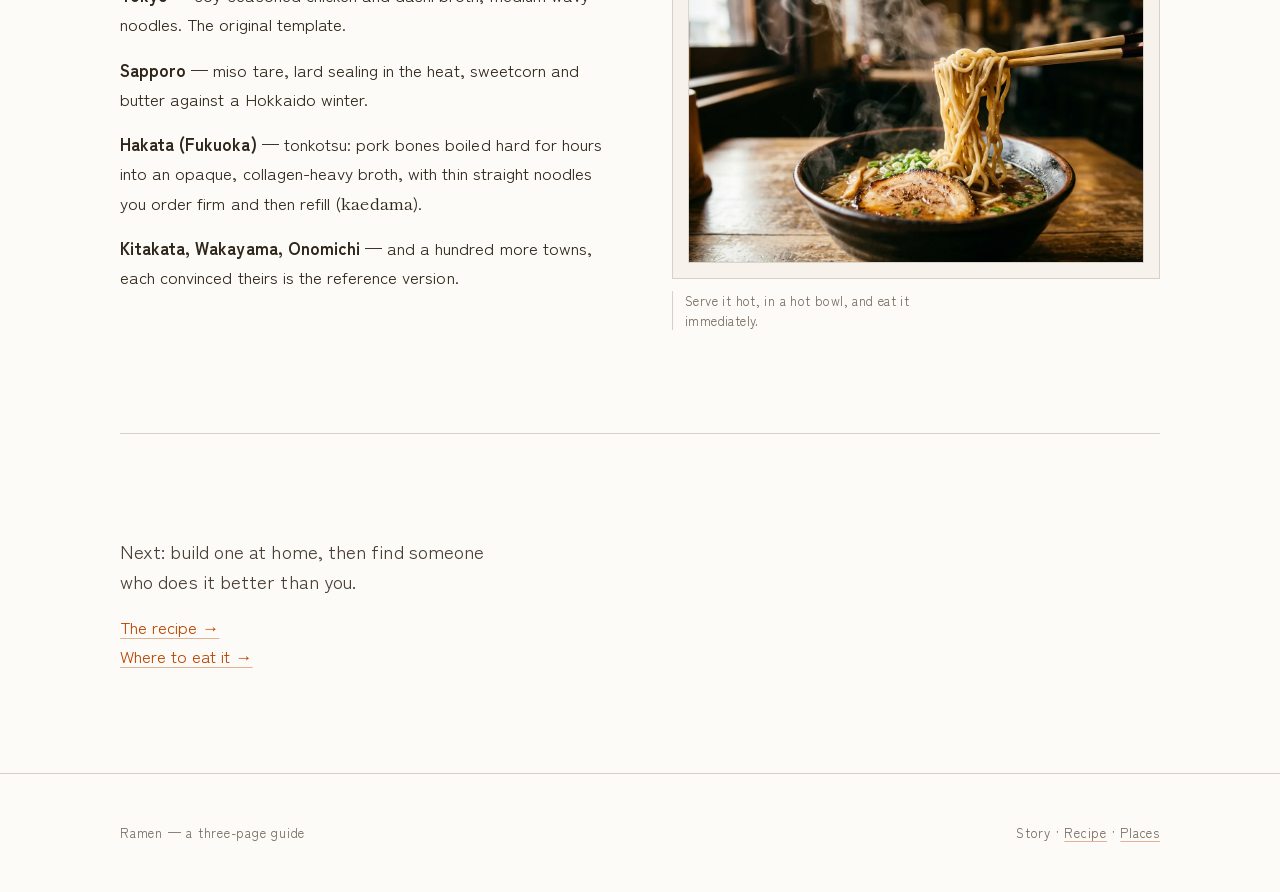
<file: story.html>
<!DOCTYPE html>
<html lang="en">
<head>
<meta charset="utf-8">
<meta name="viewport" content="width=device-width, initial-scale=1">
<title>Ramen — A Short History</title>
<meta name="description" content="How a Chinese noodle soup became Japan's most obsessed-over dish: a short, minimal history of ramen.">
<link rel="icon" href="images/bowl-top.svg" type="image/svg+xml">
<meta name="theme-color" content="#fcfbf8" media="(prefers-color-scheme: light)">
<meta name="theme-color" content="#2f2519" media="(prefers-color-scheme: dark)">
<link rel="stylesheet" href="fonts.css">
<link rel="stylesheet" href="styles.css">
<script src="theme.js"></script>
</head>
<body>

<header class="site-head">
  <div class="wrap">
    <a class="logo" href="index.html">Ra<span>·</span>men</a>
    <div class="head-end">
      <nav aria-label="Main">
        <ul>
          <li><a href="story.html" aria-current="page">Story</a></li>
          <li><a href="recipe.html">Recipe</a></li>
          <li><a href="places.html">Places</a></li>
        </ul>
      </nav>
      <button class="theme-toggle" type="button" aria-label="Switch to dark theme" title="Switch to dark theme">
        <svg viewBox="0 0 24 24" aria-hidden="true" focusable="false">
          <path class="egg-white" d="M12 2.5c4.6 0 8.3 6.6 8.3 11.2 0 4.5-3.7 7.8-8.3 7.8s-8.3-3.3-8.3-7.8C3.7 9.1 7.4 2.5 12 2.5Z"/>
          <circle class="egg-yolk" cx="12" cy="14.3" r="4.2"/>
        </svg>
      </button>
    </div>
  </div>
</header>

<main>
  <div class="wrap">

    <section class="hero">
      <div>
        <p class="eyebrow">A short history</p>
        <h1>A bowl that took a century to get simple.</h1>
        <p class="lead">Ramen is not ancient. It arrived in Japan as a Chinese noodle soup barely more than a hundred years ago, was rebuilt by port cities, war, cheap wheat and street carts, and only recently became a craft people queue an hour for.</p>
        <p class="note">Four things in every bowl: broth, tare, noodles, toppings. Everything else is regional argument.</p>
      </div>
      <figure class="hero-art">
        <div class="frame">
          <picture>
            <source srcset="images/01-hero-bowl.webp" type="image/webp">
            <img src="images/01-hero-bowl.jpg" alt="A bowl of shoyu ramen seen from above: rolled chashu pork, a halved marinated egg, nori and scallions in clear amber broth, with chopsticks resting across the rim." width="1024" height="1024" fetchpriority="high">
          </picture>
        </div>
      </figure>
    </section>

    <hr class="rule">

    <section>
      <h2>Arrival by port</h2>
      <div class="split">
        <div>
          <p class="dropcap">When Japan reopened its ports in the second half of the 19th century, Chinese merchants and cooks settled in Yokohama, Kobe and Nagasaki. In their kitchens was a plain, everyday thing: wheat noodles in a savoury broth.</p>
          <p>The Japanese called it <em>shina soba</em>, and later <em>chuka soba</em> — “Chinese noodles.” The word <em>ramen</em> came much later and won by accident, helped along by radio, instant packets and shop signs.</p>
          <p>In 1910 a restaurant in Tokyo's Asakusa district, Rairaiken, hired Chinese cooks and put the dish in front of a Japanese crowd. It is usually named as the first ramen shop, and the soy-flavoured chicken broth it served is still recognisable as Tokyo-style shoyu ramen today.</p>
        </div>
        <figure>
          <div class="frame">
            <picture>
              <source srcset="images/02-yatai-night.webp" type="image/webp">
              <img src="images/02-yatai-night.jpg" alt="A wooden yatai cart at night, lit by a red paper lantern, steam rising from the pot while one customer eats at the counter." width="1264" height="848" loading="lazy" decoding="async">
            </picture>
          </div>
          <figcaption>The yatai: a kitchen on wheels, and where postwar ramen was sold.</figcaption>
        </figure>
      </div>
    </section>

    <section>
      <h2>Wheat, rubble and carts</h2>
      <p>The dish became Japanese in the years after 1945. Rice was scarce; imported American wheat flour was not. Black markets and street stalls turned that flour into noodles, and demobilised men with no work turned a cart, a pot and a lantern into a living. Ramen stopped being a restaurant novelty and became what you ate late, cheap, standing up.</p>
      <p>Then it scaled. In 1958 Momofuku Ando fried and dried a noodle block and sold it as Chikin Ramen; in 1971 the same company put it in a foam cup. Instant ramen carried the word around the world — and quietly set up the contrast that the shops now trade on: two minutes in a cup, or twelve hours in a stockpot.</p>
    </section>

    <section>
      <h2>Timeline</h2>
      <div class="eras">
        <div class="era">
          <p class="eyebrow">Arrival &amp; the street · 1859–1955</p>
          <ol class="timeline">
            <li><span class="year">1859</span><p>Yokohama opens to foreign trade. A Chinatown forms, and with it the first kitchens serving Chinese wheat-noodle soup in Japan.</p></li>
            <li><span class="year">1884</span><p>A restaurant in Hakodate advertises <em>nankin soba</em> — among the earliest written records of the dish on a Japanese menu.</p></li>
            <li><span class="year">1910</span><p>Rairaiken opens in Asakusa, Tokyo, with Chinese cooks and a soy-and-chicken broth. Conventionally counted as the first ramen shop.</p></li>
            <li><span class="year">1945–55</span><p>Postwar scarcity, imported wheat and thousands of yatai carts turn ramen into everyday street food.</p></li>
          </ol>
        </div>
        <div class="era">
          <p class="eyebrow">Industry &amp; craft · 1958–2016</p>
          <ol class="timeline" start="5">
            <li><span class="year">1958</span><p>Nissin's Chikin Ramen: the noodle block is flash-fried, dried and sold in a bag. Instant ramen is born.</p></li>
            <li><span class="year">1971</span><p>Cup Noodles. Ramen becomes portable, global, and a word everyone knows.</p></li>
            <li><span class="year">1980s–90s</span><p>Regional styles become a subject in their own right — Sapporo miso, Hakata tonkotsu, Kitakata, Wakayama. A ramen museum opens in Shin-Yokohama in 1994.</p></li>
            <li><span class="year">2016</span><p>Tokyo's Tsuta becomes the first ramen shop awarded a Michelin star. Street food, with a tasting-menu obsession behind it.</p></li>
          </ol>
        </div>
      </div>
    </section>

    <section>
      <h2>Anatomy of a bowl</h2>
      <div class="cols-2">
        <div>
          <h3>Broth — <span class="note">the body</span></h3>
          <p>Bones, water, time. Chicken and pork for clear <em>chintan</em>; a hard rolling boil for milky <em>paitan</em> and tonkotsu. It carries texture, not primary salt.</p>
          <h3>Tare — <span class="note">the seasoning</span></h3>
          <p>A concentrated base spooned into the empty bowl: soy (shoyu), salt (shio) or fermented soybean paste (miso). This is where a shop's signature actually lives.</p>
        </div>
        <div>
          <h3>Noodles — <span class="note">the point</span></h3>
          <p>Wheat, water, salt and <em>kansui</em> — alkaline mineral water, which gives ramen noodles their yellow tint, springy bite and faint smell. Straight or wavy, thin or thick, matched to the broth.</p>
          <h3>Toppings — <span class="note">the punctuation</span></h3>
          <p>Chashu pork, a marinated <em>ajitama</em> egg, scallions, nori, menma bamboo shoots, bean sprouts, corn and butter up north. Restraint is the house style.</p>
        </div>
      </div>
    </section>

    <section>
      <h2>Regions, briefly</h2>
      <div class="split reverse">
        <figure>
          <div class="frame">
            <picture>
              <source srcset="images/03-bowl-chopsticks.webp" type="image/webp">
              <img src="images/03-bowl-chopsticks.jpg" alt="Chopsticks lifting a tangle of noodles clear of a steaming bowl of ramen on a wooden counter." width="1264" height="848" loading="lazy" decoding="async">
            </picture>
          </div>
          <figcaption>Serve it hot, in a hot bowl, and eat it immediately.</figcaption>
        </figure>
        <div>
          <p><strong>Tokyo</strong> — soy-seasoned chicken and dashi broth, medium wavy noodles. The original template.</p>
          <p><strong>Sapporo</strong> — miso tare, lard sealing in the heat, sweetcorn and butter against a Hokkaido winter.</p>
          <p><strong>Hakata (Fukuoka)</strong> — tonkotsu: pork bones boiled hard for hours into an opaque, collagen-heavy broth, with thin straight noodles you order firm and then refill (<em>kaedama</em>).</p>
          <p><strong>Kitakata, Wakayama, Onomichi</strong> — and a hundred more towns, each convinced theirs is the reference version.</p>
        </div>
      </div>
    </section>

    <hr class="rule">

    <section>
      <p class="lead">Next: build one at home, then find someone who does it better than you.</p>
      <p><a href="recipe.html">The recipe →</a><br><a href="places.html">Where to eat it →</a></p>
    </section>

  </div>
</main>

<footer class="site-foot">
  <div class="wrap">
    <span>Ramen — a three-page guide</span>
    <span>Story · <a href="recipe.html">Recipe</a> · <a href="places.html">Places</a></span>
  </div>
</footer>

</body>
</html>
</file>
<file: fonts.css>
/* ===========================================================
   Shippori Mincho (display) and Zen Kaku Gothic New (text),
   Latin subsets only, embedded as data URIs — no third-party
   requests, and the faces survive file:// as well as http.

   Generated by tools/build-fonts.py — do not edit by hand.
   =========================================================== */

@font-face {
  font-family: "Shippori Mincho";
  font-style: normal;
  font-weight: 400;
  font-display: swap;
  src: url([data-uri]) format("woff2");
  unicode-range: U+0000-00FF, U+0131, U+0152-0153, U+02BB-02BC, U+02C6, U+02DA, U+02DC, U+0304, U+0308, U+0329, U+2000-206F, U+20AC, U+2122, U+2191, U+2193, U+2212, U+2215, U+FEFF, U+FFFD;
}

@font-face {
  font-family: "Shippori Mincho";
  font-style: normal;
  font-weight: 400;
  font-display: swap;
  src: url([data-uri]) format("woff2");
  unicode-range: U+0100-02BA, U+02BD-02C5, U+02C7-02CC, U+02CE-02D7, U+02DD-02FF, U+0304, U+0308, U+0329, U+1D00-1DBF, U+1E00-1E9F, U+1EF2-1EFF, U+2020, U+20A0-20AB, U+20AD-20C0, U+2113, U+2C60-2C7F, U+A720-A7FF;
}

@font-face {
  font-family: "Shippori Mincho";
  font-style: normal;
  font-weight: 600;
  font-display: swap;
  src: url([data-uri]) format("woff2");
  unicode-range: U+0000-00FF, U+0131, U+0152-0153, U+02BB-02BC, U+02C6, U+02DA, U+02DC, U+0304, U+0308, U+0329, U+2000-206F, U+20AC, U+2122, U+2191, U+2193, U+2212, U+2215, U+FEFF, U+FFFD;
}

@font-face {
  font-family: "Shippori Mincho";
  font-style: normal;
  font-weight: 600;
  font-display: swap;
  src: url([data-uri]) format("woff2");
  unicode-range: U+0100-02BA, U+02BD-02C5, U+02C7-02CC, U+02CE-02D7, U+02DD-02FF, U+0304, U+0308, U+0329, U+1D00-1DBF, U+1E00-1E9F, U+1EF2-1EFF, U+2020, U+20A0-20AB, U+20AD-20C0, U+2113, U+2C60-2C7F, U+A720-A7FF;
}

@font-face {
  font-family: "Zen Kaku Gothic New";
  font-style: normal;
  font-weight: 400;
  font-display: swap;
  src: url([data-uri]) format("woff2");
  unicode-range: U+0000-00FF, U+0131, U+0152-0153, U+02BB-02BC, U+02C6, U+02DA, U+02DC, U+0304, U+0308, U+0329, U+2000-206F, U+20AC, U+2122, U+2191, U+2193, U+2212, U+2215, U+FEFF, U+FFFD;
}

@font-face {
  font-family: "Zen Kaku Gothic New";
  font-style: normal;
  font-weight: 400;
  font-display: swap;
  src: url([data-uri]) format("woff2");
  unicode-range: U+0100-02BA, U+02BD-02C5, U+02C7-02CC, U+02CE-02D7, U+02DD-02FF, U+0304, U+0308, U+0329, U+1D00-1DBF, U+1E00-1E9F, U+1EF2-1EFF, U+2020, U+20A0-20AB, U+20AD-20C0, U+2113, U+2C60-2C7F, U+A720-A7FF;
}

@font-face {
  font-family: "Zen Kaku Gothic New";
  font-style: normal;
  font-weight: 500;
  font-display: swap;
  src: url([data-uri]) format("woff2");
  unicode-range: U+0000-00FF, U+0131, U+0152-0153, U+02BB-02BC, U+02C6, U+02DA, U+02DC, U+0304, U+0308, U+0329, U+2000-206F, U+20AC, U+2122, U+2191, U+2193, U+2212, U+2215, U+FEFF, U+FFFD;
}

@font-face {
  font-family: "Zen Kaku Gothic New";
  font-style: normal;
  font-weight: 500;
  font-display: swap;
  src: url([data-uri]) format("woff2");
  unicode-range: U+0100-02BA, U+02BD-02C5, U+02C7-02CC, U+02CE-02D7, U+02DD-02FF, U+0304, U+0308, U+0329, U+1D00-1DBF, U+1E00-1E9F, U+1EF2-1EFF, U+2020, U+20A0-20AB, U+20AD-20C0, U+2113, U+2C60-2C7F, U+A720-A7FF;
}

@font-face {
  font-family: "Zen Kaku Gothic New";
  font-style: normal;
  font-weight: 700;
  font-display: swap;
  src: url([data-uri]) format("woff2");
  unicode-range: U+0000-00FF, U+0131, U+0152-0153, U+02BB-02BC, U+02C6, U+02DA, U+02DC, U+0304, U+0308, U+0329, U+2000-206F, U+20AC, U+2122, U+2191, U+2193, U+2212, U+2215, U+FEFF, U+FFFD;
}

@font-face {
  font-family: "Zen Kaku Gothic New";
  font-style: normal;
  font-weight: 700;
  font-display: swap;
  src: url([data-uri]) format("woff2");
  unicode-range: U+0100-02BA, U+02BD-02C5, U+02C7-02CC, U+02CE-02D7, U+02DD-02FF, U+0304, U+0308, U+0329, U+1D00-1DBF, U+1E00-1E9F, U+1EF2-1EFF, U+2020, U+20A0-20AB, U+20AD-20C0, U+2113, U+2C60-2C7F, U+A720-A7FF;
}
</file>
<file: styles.css>
/* ===========================================================
   Ramen — shared stylesheet

   Type    Shippori Mincho (display) · Zen Kaku Gothic New (text)
   Colour  OKLCH; warm paper, warm ink, one vermilion accent,
           every neutral tinted toward the accent hue
   Space   4pt scale, semantic names, fluid section rhythm
   =========================================================== */

:root {
  /* ---- colour ------------------------------------------------
     Four colours carry the site: #2f2519, #4a3f35, #fa7d09, #ff4301.
     The dark theme is those four almost literally — the two browns as
     ground and surface, the two oranges as accent and ornament. The
     light theme borrows the browns for its ink, which is what gives it
     more contrast than a grey would, and keeps the oranges for accents.
     ------------------------------------------------------------ */
  --paper:       oklch(0.988 0.004 80);
  --paper-warm:  oklch(0.965 0.010 78);
  --paper-deep:  oklch(0.945 0.014 76);
  --ink:         oklch(0.272 0.026 71);   /* #2f2519 */
  --ink-soft:    oklch(0.376 0.022 64);   /* #4a3f35 */
  --ink-faint:   oklch(0.520 0.026 62);
  --rule:        oklch(0.860 0.014 74);
  --rule-strong: oklch(0.760 0.018 70);
  --accent:      oklch(0.545 0.170 45);
  --accent-deep: oklch(0.470 0.155 42);
  --accent-bright: oklch(0.721 0.182 52); /* #fa7d09 — marks and fills, never type */

  /* light: the page simply ends, on a hairline */
  --foot-bg:    transparent;
  --foot-ink:   var(--ink);
  --foot-faint: var(--ink-faint);
  --foot-link:  var(--ink-faint);
  --foot-rule:  var(--rule);

  --hairline: color-mix(in oklab, var(--ink) 14%, transparent);

  /* the switch is an ajitama: line only here, filled in the dark theme */
  --egg-fill: none;
  --egg-yolk-fill: none;
  --egg-line: var(--ink-soft);
  --egg-yolk-line: var(--ink-soft);
  --egg-yolk-hover: var(--accent-bright);

  /* ---- type -------------------------------------------------- */
  --display: "Shippori Mincho", "Iowan Old Style", Palatino, Georgia, serif;
  --text:    "Zen Kaku Gothic New", ui-sans-serif, -apple-system, "Segoe UI", Helvetica, sans-serif;

  /* Three text sizes and two display steps — the whole scale.
     lg  19px  leads, item headings, every accent numeral
     md  17px  all running text
     sm  13px  notes, captions and uppercase labels */
  --text-lg: 1.1875rem;
  --text-md: 1.0625rem;
  --text-sm: 0.8125rem;

  --display-xl: clamp(2.75rem, 6.2vw, 4.5rem);
  --display-lg: clamp(1.875rem, 3.4vw, 2.375rem);

  --measure: 66ch;
  --measure-narrow: 52ch;

  /* ---- space (4pt) ------------------------------------------- */
  --space-2xs: 0.25rem;
  --space-xs:  0.5rem;
  --space-sm:  0.75rem;
  --space-md:  1rem;
  --space-lg:  1.5rem;
  --space-xl:  2rem;
  --space-2xl: 3rem;
  --space-3xl: 4rem;
  --space-4xl: 6rem;

  --section:  clamp(3.5rem, 8vw, 6.5rem);
  --page:     72rem;
  --gutter:   clamp(1.25rem, 5vw, 3.5rem);
  --col-gap:  clamp(2rem, 5vw, 4.5rem);

  /* ---- motion ------------------------------------------------ */
  --ease-out: cubic-bezier(0.16, 1, 0.3, 1);
  --fast: 160ms;
  --slow: 640ms;

  color-scheme: light;
}

*, *::before, *::after { box-sizing: border-box; }

html {
  -webkit-text-size-adjust: 100%;
  scroll-behavior: smooth;
}

body {
  margin: 0;
  background: var(--paper);
  color: var(--ink);
  font-family: var(--text);
  font-size: var(--text-md);
  line-height: 1.72;
  font-weight: 400;
  letter-spacing: 0.002em;
  font-feature-settings: "kern" 1, "liga" 1;
  -webkit-font-smoothing: antialiased;
  text-rendering: optimizeLegibility;
}

::selection { background: color-mix(in oklab, var(--accent) 22%, transparent); }

:focus-visible {
  outline: 2px solid var(--accent);
  outline-offset: 3px;
}

/* ---------- layout ------------------------------------------- */

.wrap {
  width: 100%;
  max-width: var(--page);
  margin-inline: auto;
  padding-inline: var(--gutter);
}

main {
  padding-bottom: var(--section);
  /* numbered once across the page, so a second list continues the count */
  counter-reset: place step;
}

section { margin-top: var(--section); }

/* ---------- header ------------------------------------------- */

.site-head {
  position: sticky;
  top: 0;
  z-index: 10;
  background: color-mix(in oklab, var(--paper) 88%, transparent);
  backdrop-filter: blur(10px);
  border-bottom: 1px solid var(--rule);
}

.site-head .wrap {
  display: flex;
  flex-wrap: wrap;
  align-items: baseline;
  justify-content: space-between;
  gap: var(--space-sm) var(--space-xl);
  padding-block: var(--space-lg);
}

.logo {
  font-family: var(--display);
  font-size: var(--text-lg);
  font-weight: 600;
  letter-spacing: 0.2em;
  text-transform: uppercase;
  text-decoration: none;
  color: var(--ink);
}

.logo span { color: var(--accent-bright); }

nav ul {
  display: flex;
  gap: clamp(1.25rem, 4vw, 2.75rem);
  margin: 0;
  padding: 0;
  list-style: none;
}

nav a {
  position: relative;
  display: inline-block;
  color: var(--ink-soft);
  text-decoration: none;
  font-size: var(--text-sm);
  font-weight: 500;
  letter-spacing: 0.2em;
  text-transform: uppercase;
  padding-block: var(--space-2xs);
  transition: color var(--fast) ease;
}

nav a::after {
  content: "";
  position: absolute;
  left: 0;
  right: 0;
  bottom: -2px;
  height: 1px;
  background: currentColor;
  transform: scaleX(0);
  transform-origin: left;
  transition: transform var(--slow) var(--ease-out);
}

nav a:hover { color: var(--ink); }
nav a:hover::after { transform: scaleX(1); }

nav a[aria-current="page"] { color: var(--ink); }

nav a[aria-current="page"]::after {
  background: var(--accent);
  transform: scaleX(1);
}

/* ---------- theme switch -------------------------------------- */

.head-end {
  display: flex;
  align-items: center;
  gap: clamp(1rem, 3vw, 2.25rem);
}

.theme-toggle {
  display: grid;
  place-items: center;
  width: 2.25rem;
  height: 2.25rem;
  margin-right: -0.4rem;
  padding: 0;
  border: 0;
  border-radius: 50%;
  background: none;
  cursor: pointer;
  -webkit-tap-highlight-color: transparent;
}

.theme-toggle svg {
  display: block;
  width: 1.375rem;
  height: 1.375rem;
  transition: transform var(--slow) var(--ease-out);
}

.egg-white,
.egg-yolk {
  stroke-width: 1.4;
  stroke-linejoin: round;
  transition: fill var(--fast) ease, stroke var(--fast) ease;
}

.egg-white {
  fill: var(--egg-fill);
  stroke: var(--egg-line);
}

.egg-yolk {
  fill: var(--egg-yolk-fill);
  stroke: var(--egg-yolk-line);
}

/* hovering the outline egg fills the yolk — a look at what the click does */
.theme-toggle:hover .egg-yolk,
.theme-toggle:focus-visible .egg-yolk {
  fill: var(--egg-yolk-hover);
  stroke: var(--egg-yolk-hover);
}

.theme-toggle:hover svg { transform: scale(1.08); }
.theme-toggle:active svg { transform: scale(0.96); }
/* ---------- headings ----------------------------------------- */

h1, h2, h3 {
  font-family: var(--display);
  font-weight: 400;
  color: var(--ink);
  text-wrap: balance;
}

h1 {
  font-size: var(--display-xl);
  line-height: 1.02;
  letter-spacing: -0.018em;
  margin: 0 0 var(--space-lg);
  max-width: 22ch;
}

h2 {
  font-size: var(--display-lg);
  line-height: 1.14;
  letter-spacing: -0.012em;
  margin: 0 0 var(--space-md);
  max-width: 28ch;
}

h3 {
  font-size: var(--text-lg);
  line-height: 1.32;
  letter-spacing: -0.006em;
  margin: 0 0 var(--space-2xs);
}

p {
  margin: 0 0 var(--space-md);
  max-width: var(--measure);
  text-wrap: pretty;
}

p:last-child { margin-bottom: 0; }

a {
  color: var(--accent);
  text-decoration-thickness: 1px;
  text-underline-offset: 0.22em;
  text-decoration-color: color-mix(in oklab, var(--accent) 40%, transparent);
  transition: color var(--fast) ease, text-decoration-color var(--fast) ease;
}

a:hover {
  color: var(--accent-deep);
  text-decoration-color: currentColor;
}

em {
  /* neither face ships an italic — mark emphasis by voice, not slant */
  font-family: var(--display);
  font-style: normal;
  letter-spacing: 0.01em;
}

strong { font-weight: 700; }

/* ---------- small type --------------------------------------- */

.eyebrow {
  display: flex;
  align-items: center;
  gap: var(--space-sm);
  font-family: var(--text);
  font-size: var(--text-sm);
  font-weight: 500;
  letter-spacing: 0.18em;
  text-transform: uppercase;
  color: var(--ink-faint);
  margin: 0 0 var(--space-lg);
  max-width: none;
}

.eyebrow::after {
  content: "";
  flex: 1;
  height: 1px;
  background: var(--rule);
  max-width: 5rem;
}

.lead {
  font-size: var(--text-lg);
  line-height: 1.58;
  letter-spacing: 0.004em;
  color: var(--ink-soft);
  max-width: 44ch;
}

.note {
  font-size: var(--text-sm);
  line-height: 1.62;
  color: var(--ink-faint);
  max-width: var(--measure-narrow);
}

.dropcap::first-letter {
  float: left;
  font-family: var(--display);
  font-size: 3.4em;
  line-height: 0.82;
  font-weight: 400;
  margin: 0.06em 0.09em 0 0;
  color: var(--accent);
}

/* ---------- hero --------------------------------------------- */

.hero {
  display: grid;
  grid-template-columns: 1fr 1fr;
  align-items: center;
  gap: var(--col-gap);
  padding-block: clamp(2.5rem, 6vw, 4.5rem) 0;
}

.hero-art { margin: 0; }

/* ---------- figures ------------------------------------------ */

figure { margin: 0; }

img { display: block; width: 100%; height: auto; }

.frame {
  background: var(--paper-warm);
  padding: clamp(0.5rem, 1.6vw, 1rem);
  border: 1px solid var(--rule);
}

/* inner plate mark, as on a printed plate */
.frame img { box-shadow: 0 0 0 1px var(--hairline); }

figcaption {
  margin-top: var(--space-sm);
  padding-left: var(--space-sm);
  border-left: 1px solid var(--rule);
  font-size: var(--text-sm);
  line-height: 1.5;
  letter-spacing: 0.03em;
  color: var(--ink-faint);
  max-width: 40ch;
}

.split {
  display: grid;
  grid-template-columns: 1fr 1fr;
  align-items: center;
  gap: var(--col-gap);
}

.split.reverse > :first-child { order: 2; }

/* ---------- rules -------------------------------------------- */

.rule {
  border: 0;
  border-top: 1px solid var(--rule);
  margin: var(--section) 0 0;
}

/* ---------- timeline ----------------------------------------- */
/* Two eras side by side, each hung off its own axis: the seam falls
   where ramen stops being street food and starts being an industry. */

.eras {
  display: grid;
  grid-template-columns: 1fr 1fr;
  gap: var(--space-2xl) var(--col-gap);
}

.era > .eyebrow { margin-bottom: var(--space-md); }

.timeline {
  list-style: none;
  margin: 0;
  padding: 0 0 0 var(--space-lg);
  border-left: 1px solid var(--rule);
}

.timeline > li {
  position: relative;
  padding-bottom: var(--space-lg);
}

.timeline > li:last-child { padding-bottom: 0; }

/* the tick, ringed in paper so the axis appears to pass behind it */
.timeline > li::before {
  content: "";
  position: absolute;
  left: calc(-1 * var(--space-lg) - 3px);
  top: 0.58em;
  width: 7px;
  height: 7px;
  border-radius: 50%;
  background: var(--accent-bright);
  box-shadow: 0 0 0 3px var(--paper);
}

.timeline .year { display: block; margin-bottom: var(--space-2xs); }

/* Years, step numbers and place numbers are one thing in three places:
   same face, size, weight and colour on every page. */
.timeline .year,
.steps > li::before,
.place > div:first-child::before,
.card .num {
  font-family: var(--display);
  font-size: var(--text-lg);
  font-weight: 600;
  line-height: 1.32;
  font-variant-numeric: tabular-nums;
  letter-spacing: 0.02em;
  color: var(--accent);
}

.timeline p { margin: 0; max-width: 42ch; }

/* ---------- recipe meta -------------------------------------- */

.meta {
  display: grid;
  grid-template-columns: repeat(auto-fit, minmax(7.5rem, 1fr));
  gap: var(--space-lg) var(--space-xl);
  margin: 0;
  padding-block: var(--space-lg);
  border-top: 1px solid var(--ink);
  border-bottom: 1px solid var(--rule);
}

.meta dt {
  font-size: var(--text-sm);
  font-weight: 500;
  letter-spacing: 0.2em;
  text-transform: uppercase;
  color: var(--ink-faint);
}

.meta dd {
  margin: var(--space-2xs) 0 0;
  font-family: var(--display);
  font-size: var(--text-lg);
  letter-spacing: 0.01em;
}

/* ---------- two columns -------------------------------------- */

.cols-2 {
  display: grid;
  grid-template-columns: repeat(auto-fit, minmax(min(22rem, 100%), 1fr));
  gap: var(--space-xl) var(--col-gap);
}

.cols-2 > div > h3:not(:first-child) { margin-top: var(--space-xl); }

/* ---------- ingredients (menu leaders) ----------------------- */

.ingredients {
  list-style: none;
  margin: 0;
  padding: 0;
}

.ingredients li {
  display: flex;
  align-items: baseline;
  justify-content: space-between;
  gap: var(--space-sm);
  padding-block: var(--space-sm);
  border-bottom: 1px solid var(--rule);
  font-size: var(--text-md);
  /* dotted leader, masked by the opaque text on either side */
  background-image: radial-gradient(circle at center, var(--rule-strong) 0.5px, transparent 0.6px);
  background-size: 6px 1px;
  background-repeat: repeat-x;
  background-position: left calc(100% - 1.1rem);
}

.ingredients li > span { background: var(--paper); }
.ingredients li > span:first-child { padding-right: var(--space-xs); }

.ingredients .qty {
  padding-left: var(--space-xs);
  font-variant-numeric: tabular-nums;
  letter-spacing: 0.01em;
  color: var(--ink-faint);
  white-space: nowrap;
}

/* ---------- steps -------------------------------------------- */
/* Two phases: five steps you do hours ahead, three in the last two
   minutes. Each step keeps its clock out in the right margin, so the
   shape of the afternoon is readable without reading the prose. */

.phase + .pull { margin-top: var(--space-2xl); }
.pull + .phase { margin-top: var(--space-3xl); }

.phase > .eyebrow { margin-bottom: var(--space-md); }

.pull {
  font-family: var(--display);
  font-size: var(--display-lg);
  line-height: 1.16;
  letter-spacing: -0.012em;
  color: var(--ink);
  max-width: 24ch;
  margin-left: calc(3.5rem + var(--space-xl));
  text-wrap: balance;
}

.steps {
  list-style: none;
  margin: 0;
  padding: 0;
}

.steps > li {
  counter-increment: step;
  display: grid;
  grid-template-columns: 3.5rem minmax(0, 34rem) 1fr;
  gap: var(--space-xs) var(--space-xl);
  padding-block: var(--space-md);
  border-top: 1px solid var(--rule);
}

.steps > li:last-child { border-bottom: 1px solid var(--rule); }

.clock {
  grid-column: 3;
  grid-row: 1 / -1;
  align-self: start;
  justify-self: end;
  text-align: right;
  margin: 0;
  font-size: var(--text-sm);
  font-weight: 500;
  font-variant-numeric: tabular-nums;
  letter-spacing: 0.06em;
  line-height: 1.32;
  color: var(--ink-faint);
  max-width: none;
}

.steps > li::before {
  content: counter(step, decimal-leading-zero);
  grid-column: 1;
  grid-row: 1 / -1;
}

.steps > li > :not(.clock) { grid-column: 2; }

.steps h3 { margin-bottom: var(--space-2xs); }
.steps p { margin: 0; max-width: 54ch; }

/* ---------- places ------------------------------------------- */

.places {
  list-style: none;
  margin: 0;
  padding: 0;
}

.place {
  counter-increment: place;
  display: grid;
  grid-template-columns: 14rem 1fr;
  gap: var(--space-md) var(--col-gap);
  padding-block: var(--space-xl);
  border-top: 1px solid var(--rule);
}

.places .place:last-child { border-bottom: 1px solid var(--rule); }

.place > div:first-child::before {
  content: counter(place, decimal-leading-zero);
  display: block;
  margin-bottom: var(--space-sm);
}

.place-head {
  display: flex;
  flex-wrap: wrap;
  align-items: baseline;
  gap: var(--space-xs) var(--space-md);
  margin-bottom: var(--space-sm);
}

.place-head h3 { margin: 0; }

.tag {
  font-size: var(--text-sm);
  font-weight: 500;
  letter-spacing: 0.2em;
  text-transform: uppercase;
  color: var(--accent);
}

.place p { margin: 0 0 var(--space-sm); max-width: 60ch; }
.place p:last-child { margin-bottom: 0; }

/* ---------- footer ------------------------------------------- */

.site-foot {
  border-top: 1px solid var(--foot-rule);
  background: var(--foot-bg);
  padding-block: var(--space-2xl);
  color: var(--foot-faint);
  font-size: var(--text-sm);
  letter-spacing: 0.06em;
}

.site-foot .wrap {
  display: flex;
  flex-wrap: wrap;
  justify-content: space-between;
  gap: var(--space-xs) var(--space-xl);
}

.site-foot a { color: var(--foot-link); }
.site-foot a:hover { color: var(--foot-ink); }

/* ---------- home: banner ------------------------------------- */

main > .banner { margin-top: 0; }

.banner {
  position: relative;
  isolation: isolate;
  display: grid;
  align-items: end;
  min-height: clamp(22rem, 64vh, 38rem);
  overflow: hidden;
  background: var(--paper-deep);
}

.banner img {
  position: absolute;
  inset: 0;
  z-index: -2;
  width: 100%;
  height: 100%;
  object-fit: cover;
  object-position: right 45%;
}

/* a scrim, so the type holds against whatever photograph sits behind it */
.banner::after {
  content: "";
  position: absolute;
  inset: 0;
  z-index: -1;
  background:
    linear-gradient(to right,
      oklch(0.17 0.026 66 / 0.62) 0%,
      oklch(0.17 0.026 66 / 0.42) 34%,
      oklch(0.17 0.026 66 / 0.08) 62%,
      oklch(0.17 0.026 66 / 0) 100%),
    linear-gradient(to top,
      oklch(0.17 0.026 66 / 0.72) 0%,
      oklch(0.17 0.026 66 / 0.42) 38%,
      oklch(0.17 0.026 66 / 0.08) 74%,
      oklch(0.17 0.026 66 / 0) 100%);
}

.banner-text {
  padding-top: var(--space-4xl);
  padding-bottom: clamp(1.75rem, 4vw, 3rem);
}

.banner-text .eyebrow { color: oklch(0.85 0.022 62); }
.banner-text .eyebrow::after { background: oklch(0.85 0.022 62 / 0.45); }

.banner h1 {
  margin-bottom: 0;
  max-width: 18ch;
  color: oklch(0.975 0.008 70);
}

/* A light photograph needs the opposite treatment: pale scrim, dark type.
   Both are fixed values, because the photograph does not change with the
   colour scheme. Add class="banner is-light" to switch. */
.banner.is-light::after {
  background: linear-gradient(to top,
    oklch(0.99 0.004 80 / 0.92) 0%,
    oklch(0.99 0.004 80 / 0.62) 38%,
    oklch(0.99 0.004 80 / 0.12) 78%,
    oklch(0.99 0.004 80 / 0.04) 100%);
}

.banner.is-light h1 { color: oklch(0.22 0.012 48); }
.banner.is-light .banner-text .eyebrow { color: oklch(0.45 0.016 50); }
.banner.is-light .banner-text .eyebrow::after { background: oklch(0.45 0.016 50 / 0.4); }

/* the banner runs to the page edges, so the column below it needs its own air */
.banner + .wrap { padding-top: var(--section); }

/* ---------- home: introduction ------------------------------- */

.intro {
  display: grid;
  grid-template-columns: 1.05fr 0.95fr;
  gap: var(--col-gap);
  align-items: start;
}

.intro .pull {
  margin-left: 0;
  max-width: 20ch;
}

.intro-body p { max-width: 44ch; }
.intro-body .note { margin-top: var(--space-md); margin-bottom: 0; }

/* ---------- home: the three doors ---------------------------- */

.cards {
  display: grid;
  grid-template-columns: 1fr;
  gap: var(--space-3xl);
}

.card {
  display: block;
  text-decoration: none;
  color: var(--ink);
}

.card-art {
  display: block;
  margin-bottom: var(--space-md);
  padding: clamp(0.375rem, 1.1vw, 0.625rem);
  background: var(--paper-warm);
  border: 1px solid var(--rule);
}

.card-art picture {
  display: block;
  overflow: hidden;
}

.card-art img {
  box-shadow: 0 0 0 1px var(--hairline);
  transition: transform var(--slow) var(--ease-out);
}

.card:hover .card-art img,
.card:focus-visible .card-art img { transform: scale(1.03); }

.card .num { display: block; margin-bottom: var(--space-2xs); }

.card h3 {
  margin-bottom: var(--space-xs);
  transition: color var(--fast) ease;
}

.card:hover h3 { color: var(--accent); }

.card p {
  margin-bottom: var(--space-md);
  max-width: 34ch;
}

.card-go {
  display: inline-flex;
  align-items: baseline;
  gap: 0.6em;
  font-size: var(--text-sm);
  font-weight: 500;
  letter-spacing: 0.18em;
  text-transform: uppercase;
  color: var(--accent);
}

.card-go span { transition: transform var(--slow) var(--ease-out); }
.card:hover .card-go span { transform: translateX(4px); }

@media (min-width: 62rem) {
  .cards {
    grid-template-columns: repeat(3, 1fr);
    gap: var(--col-gap);
  }

}

@media (max-width: 46rem) {
  .intro { grid-template-columns: 1fr; gap: var(--space-lg); }
  .intro .pull { max-width: none; }

  /* the narrow box would crop to the portrait alone, losing the bowl */
  .banner { min-height: 22rem; }
  .banner img { object-position: 62% 42%; }
}

@media (prefers-reduced-motion: reduce) {
  .card-art img,
  .card-go span,
  nav a::after { transition: none; }

  .theme-toggle svg { transition: none; }
  .theme-toggle:hover svg,
  .theme-toggle:active svg { transform: none; }
}

/* ---------- page-load reveal --------------------------------- */

@keyframes rise {
  from { opacity: 0; transform: translate3d(0, 12px, 0); }
  to   { opacity: 1; transform: none; }
}

@media (prefers-reduced-motion: no-preference) {
  .hero > div > *,
  .hero-art,
  .banner-text > *,
  .cards > .card {
    animation: rise var(--slow) var(--ease-out) backwards;
  }

  .banner-text > :nth-child(1) { animation-delay: 80ms; }
  .banner-text > :nth-child(2) { animation-delay: 170ms; }
  .cards > :nth-child(1) { animation-delay: 260ms; }
  .cards > :nth-child(2) { animation-delay: 340ms; }
  .cards > :nth-child(3) { animation-delay: 420ms; }

  .hero > div > :nth-child(1) { animation-delay: 60ms; }
  .hero > div > :nth-child(2) { animation-delay: 140ms; }
  .hero > div > :nth-child(3) { animation-delay: 220ms; }
  .hero > div > :nth-child(4) { animation-delay: 300ms; }
  .hero-art { animation-delay: 200ms; animation-duration: 900ms; }
}

/* ---------- responsive --------------------------------------- */

@media (max-width: 62rem) {
  .place { grid-template-columns: 10rem 1fr; }
}

@media (max-width: 46rem) {
  .hero,
  .split { grid-template-columns: 1fr; }

  .hero { padding-top: var(--space-xl); }

  .split.reverse > :first-child { order: 0; }

  .eras { grid-template-columns: 1fr; }

  .place { grid-template-columns: 1fr; gap: var(--space-sm); }

  .place > div:first-child::before { margin-bottom: var(--space-2xs); }

  .steps > li { grid-template-columns: 2.5rem 1fr; gap: var(--space-xs) var(--space-md); }

  .clock {
    grid-column: 2;
    grid-row: auto;
    justify-self: start;
    text-align: left;
    margin-top: var(--space-2xs);
  }

  .pull { margin-left: 0; }

  .site-head { position: static; }
  .site-head .wrap { padding-block: var(--space-md); }

  h1 { max-width: none; }
}

/* ---------- dark ---------------------------------------------- */

@media (prefers-color-scheme: dark) {
  :root:not([data-theme="light"]) {
    --paper:       oklch(0.272 0.026 71);   /* #2f2519 */
    --paper-warm:  oklch(0.376 0.022 64);   /* #4a3f35 */
    --paper-deep:  oklch(0.440 0.022 62);
    --ink:         oklch(0.955 0.012 78);
    --ink-soft:    oklch(0.800 0.018 70);
    --ink-faint:   oklch(0.645 0.024 66);
    --rule:        oklch(0.400 0.022 64);
    --rule-strong: oklch(0.500 0.024 62);
    --accent:      oklch(0.721 0.182 52);   /* #fa7d09 */
    --accent-deep: oklch(0.800 0.135 58);
    --accent-bright: oklch(0.658 0.231 35); /* #ff4301 — ornament */
    --foot-bg:    var(--paper-warm);
    --foot-ink:   var(--ink);
    --foot-faint: var(--ink-soft);
    --foot-link:  var(--accent-deep);
    --foot-rule:  transparent;
    --hairline: color-mix(in oklab, var(--ink) 18%, transparent);
    --egg-fill: oklch(0.945 0.016 82);
    --egg-yolk-fill: var(--accent);
    --egg-line: oklch(0.945 0.016 82);
    --egg-yolk-line: var(--accent-bright);
    --egg-yolk-hover: oklch(0.820 0.190 45);
    color-scheme: dark;
  }

  /* light text reads lighter — give it more room */
  :root:not([data-theme="light"]) body { line-height: 1.78; }
}

:root[data-theme="dark"] {
  --paper:       oklch(0.272 0.026 71);   /* #2f2519 */
  --paper-warm:  oklch(0.376 0.022 64);   /* #4a3f35 */
  --paper-deep:  oklch(0.440 0.022 62);
  --ink:         oklch(0.955 0.012 78);
  --ink-soft:    oklch(0.800 0.018 70);
  --ink-faint:   oklch(0.645 0.024 66);
  --rule:        oklch(0.400 0.022 64);
  --rule-strong: oklch(0.500 0.024 62);
  --accent:      oklch(0.721 0.182 52);   /* #fa7d09 */
  --accent-deep: oklch(0.800 0.135 58);
  --accent-bright: oklch(0.658 0.231 35); /* #ff4301 — ornament */
  --foot-bg:    var(--paper-warm);
  --foot-ink:   var(--ink);
  --foot-faint: var(--ink-soft);
  --foot-link:  var(--accent-deep);
  --foot-rule:  transparent;
  --hairline: color-mix(in oklab, var(--ink) 18%, transparent);
  --egg-fill: oklch(0.945 0.016 82);
  --egg-yolk-fill: var(--accent);
  --egg-line: oklch(0.945 0.016 82);
  --egg-yolk-line: var(--accent-bright);
  --egg-yolk-hover: oklch(0.820 0.190 45);
  color-scheme: dark;
}

/* ---------- print --------------------------------------------- */

@media print {
  :root { --paper: #fff; --ink: #000; }
  .theme-toggle { display: none; }
  * { animation: none !important; opacity: 1 !important; transform: none !important; }
  .site-head nav, .site-foot { display: none; }
  body { background: #fff; color: #000; }
  .frame { border: 1px solid #ddd; }
}

/* ---------- page-level adjustments ---------------------------- */

main .wrap > section:first-child { margin-top: 0; }

.figure-band { margin-top: var(--section); }

.place .eyebrow {
  margin-bottom: var(--space-2xs);
  letter-spacing: 0.18em;
  color: var(--ink-soft);
}

.place .eyebrow::after { display: none; }
</file>
